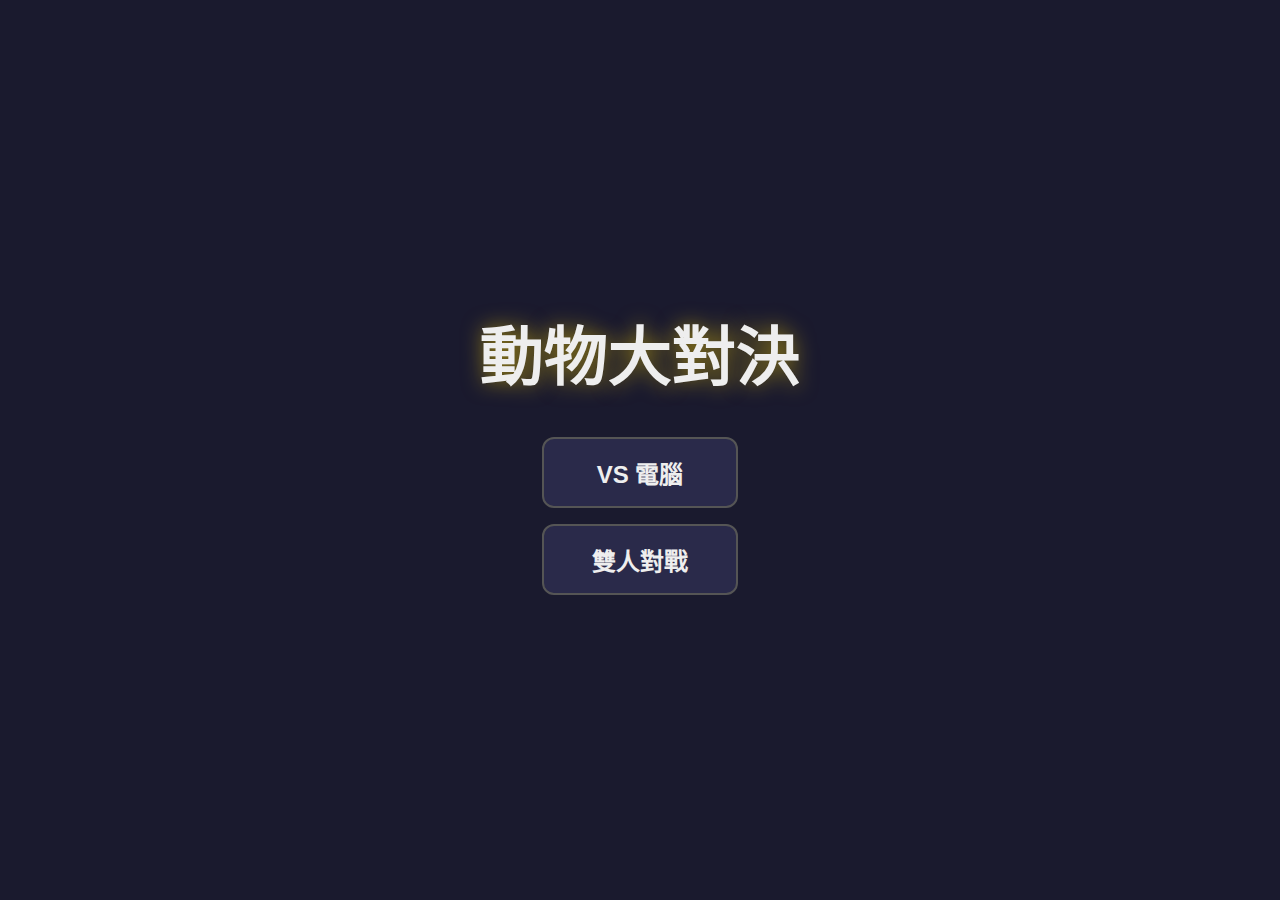
<file: game/digital/index.html>
<!DOCTYPE html>
<html lang="zh-TW">
<head>
    <meta charset="UTF-8">
    <meta name="viewport" content="width=device-width, initial-scale=1.0">
    <title>動物大對決</title>
    <link rel="stylesheet" href="css/style.css">
</head>
<body>
    <!-- Screen 1: 主選單 -->
    <div id="screen-menu" class="screen active">
        <h1 class="game-title">動物大對決</h1>
        <div class="menu-buttons">
            <button id="btn-vs-ai">VS 電腦</button>
            <button id="btn-vs-player">雙人對戰</button>
        </div>
        <div id="ai-difficulty" class="hidden">
            <h2>選擇難度</h2>
            <button data-difficulty="easy">簡單</button>
            <button data-difficulty="normal">普通</button>
            <button data-difficulty="hard">困難</button>
        </div>
    </div>

    <!-- Screen 2: 賽制設定 -->
    <div id="screen-setup" class="screen">
        <h2>賽制設定</h2>
        <div class="setup-section">
            <h3>賽制規模</h3>
            <div class="btn-group" id="size-group">
                <button data-size="4">4 強</button>
                <button data-size="8">8 強</button>
                <button data-size="16" class="selected">16 強</button>
                <button data-size="32">32 強</button>
            </div>
        </div>
        <div class="setup-section">
            <h3>選角方式</h3>
            <div class="btn-group" id="draft-group">
                <button data-draft="random">快速隨機</button>
                <button data-draft="draft" class="selected">選秀</button>
                <button data-draft="manual">自選</button>
            </div>
        </div>
        <button id="btn-start">開始</button>
    </div>

    <!-- Screen 3: 選角 -->
    <div id="screen-draft" class="screen"></div>

    <!-- Screen 4: 對戰 -->
    <div id="screen-battle" class="screen"></div>

    <!-- Screen 5: 冠軍 -->
    <div id="screen-champion" class="screen"></div>

    <script type="module" src="js/app.js"></script>
</body>
</html>
</file>
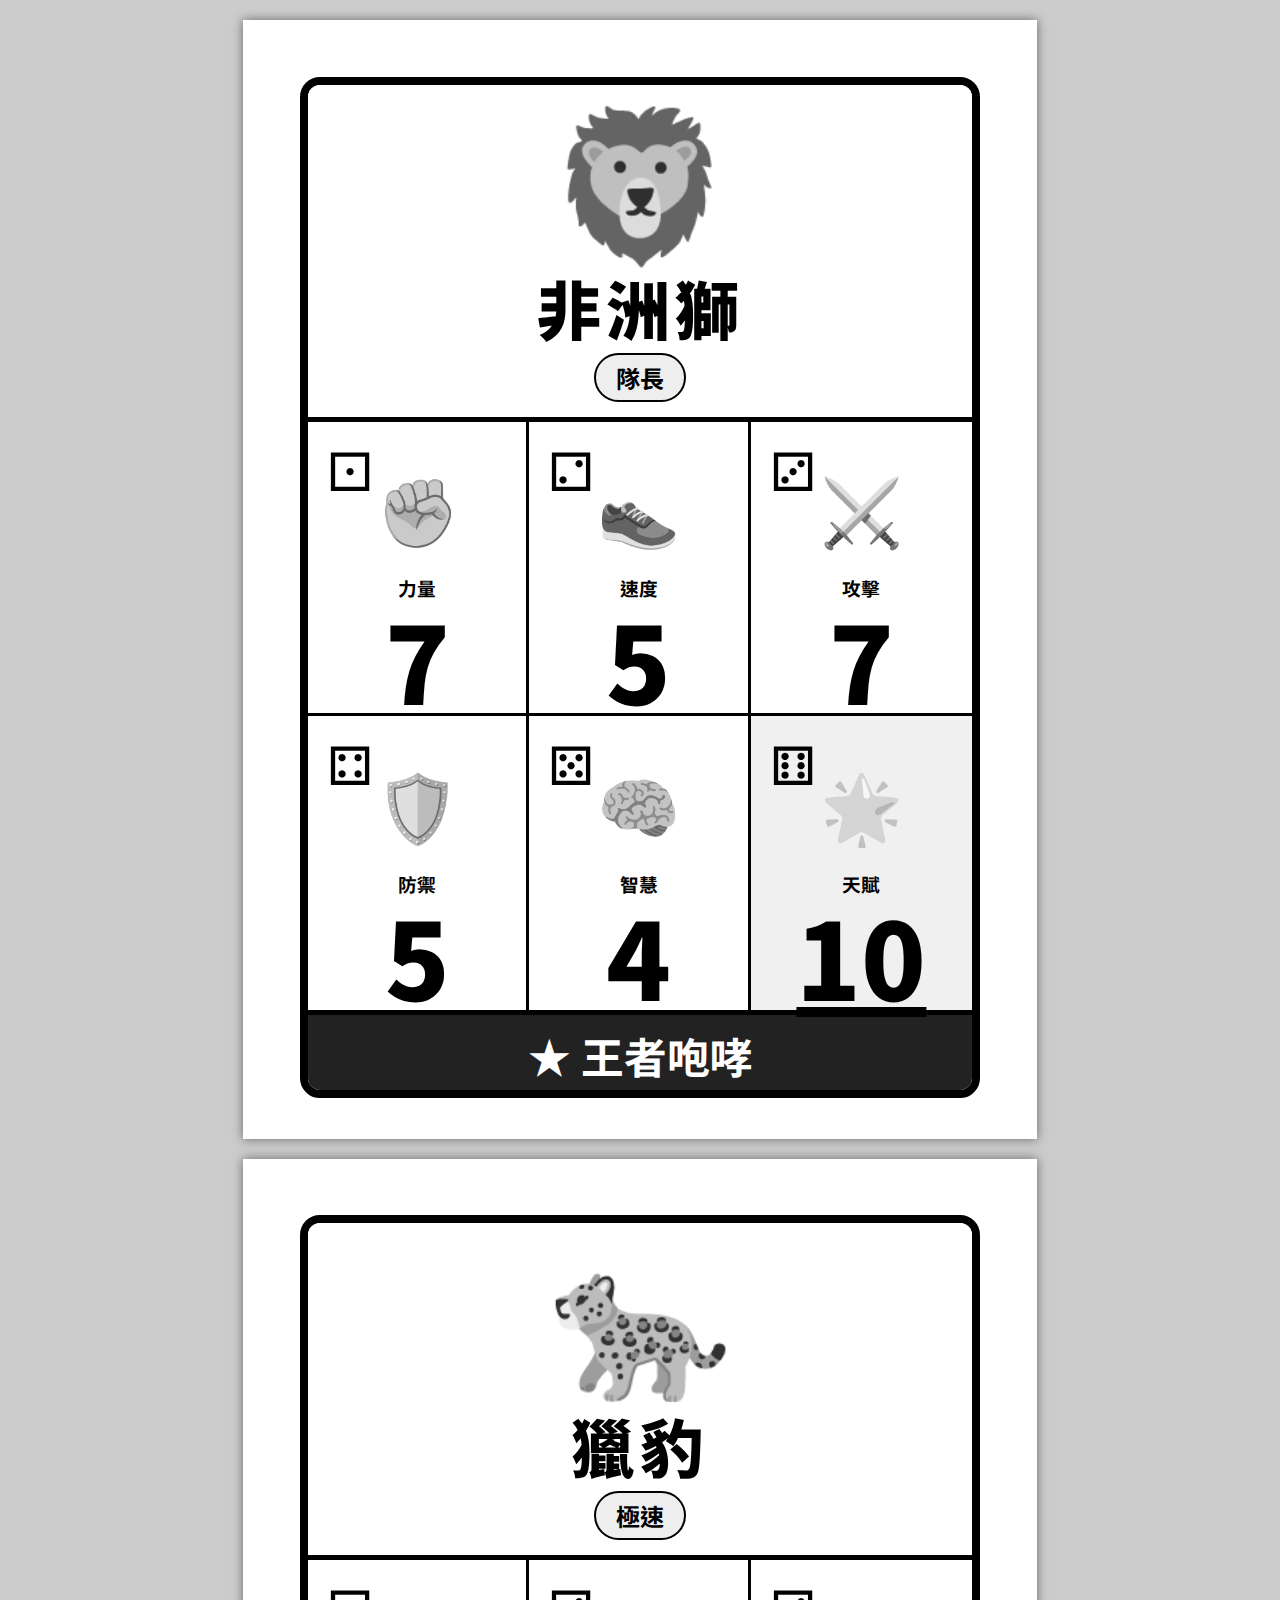
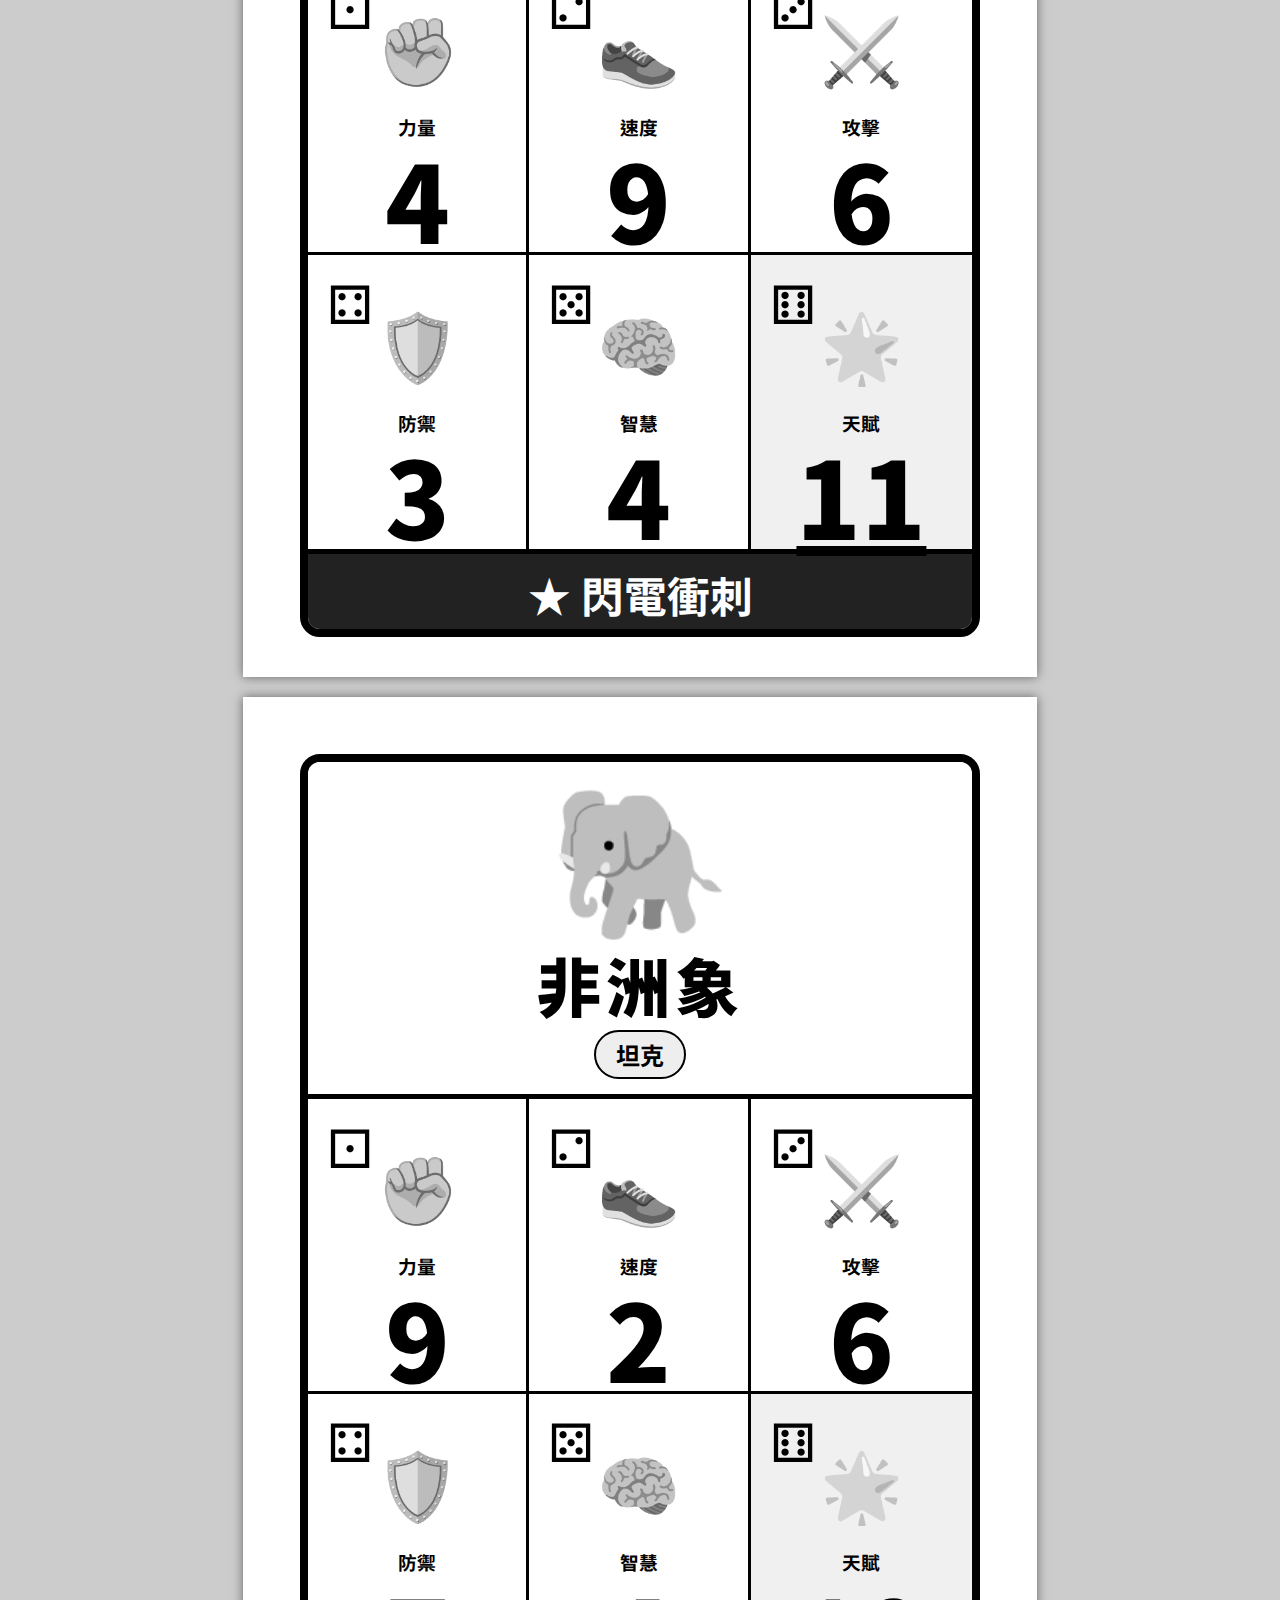
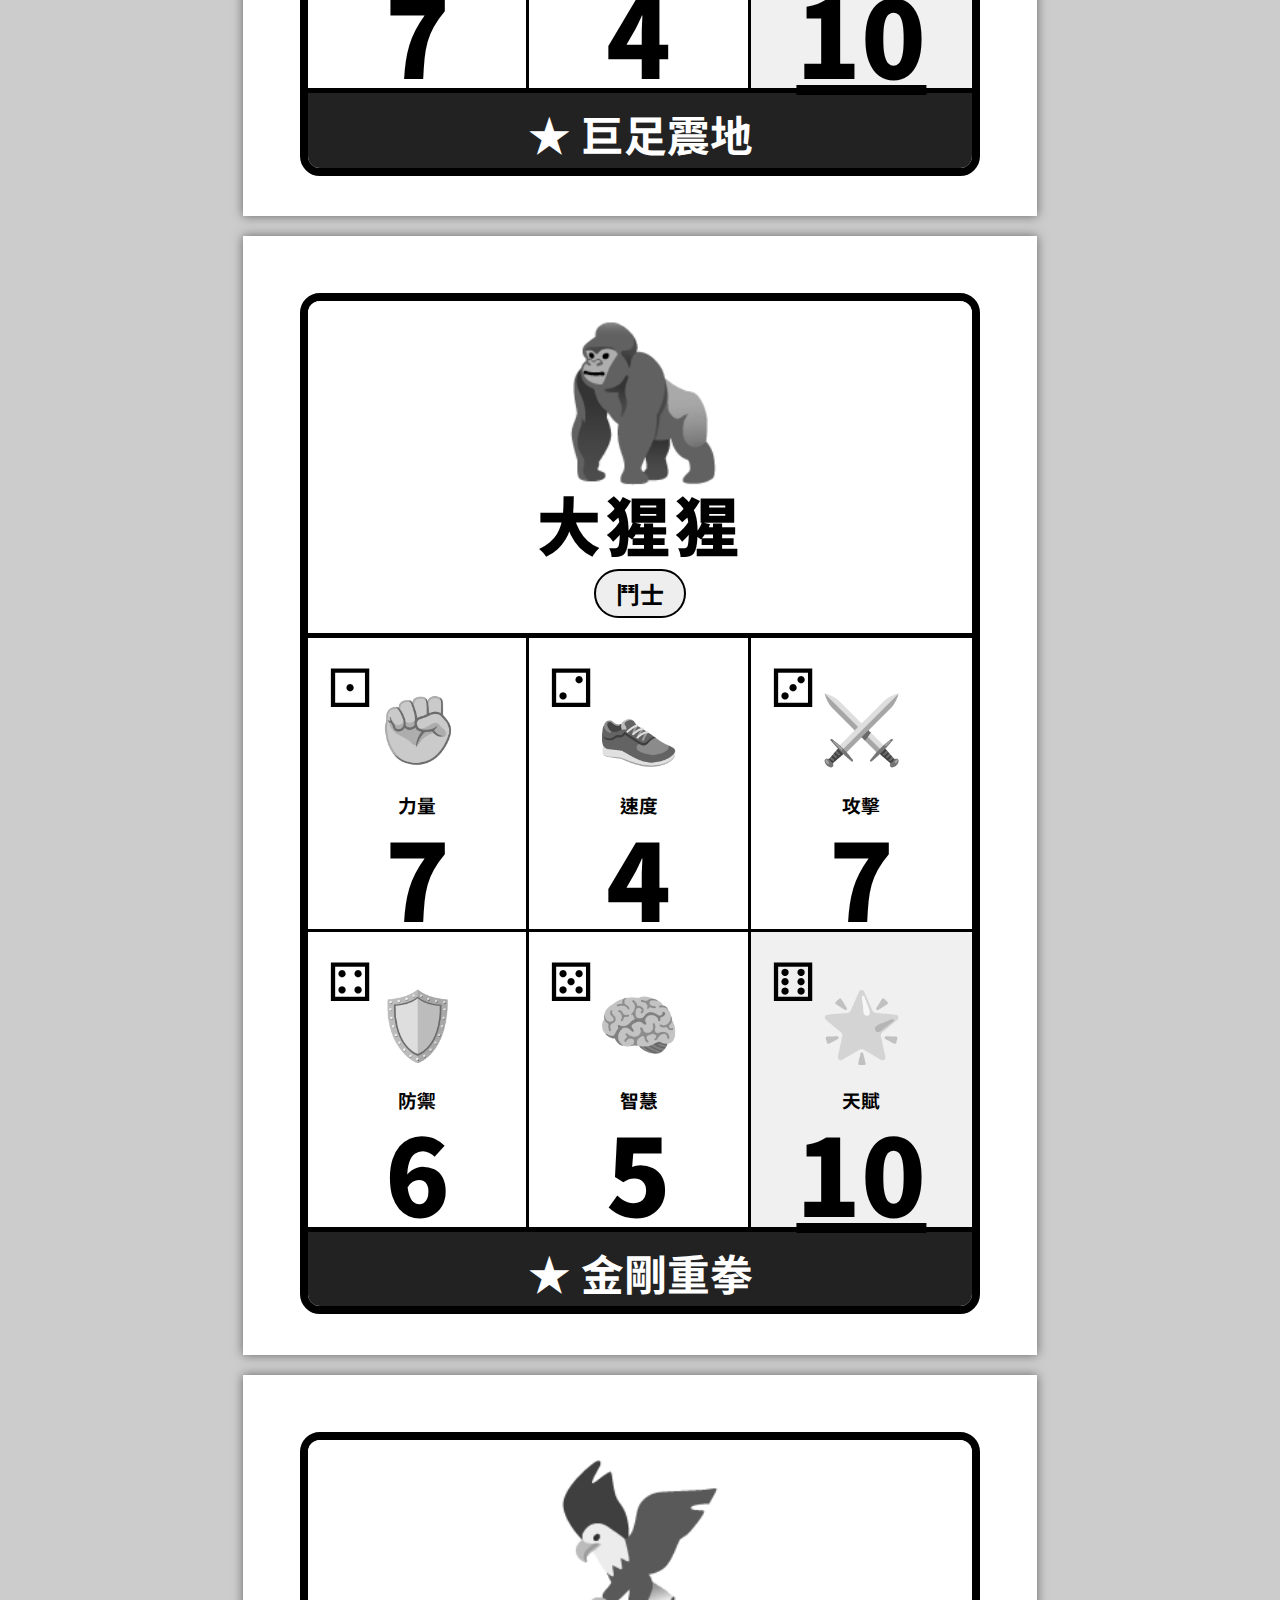
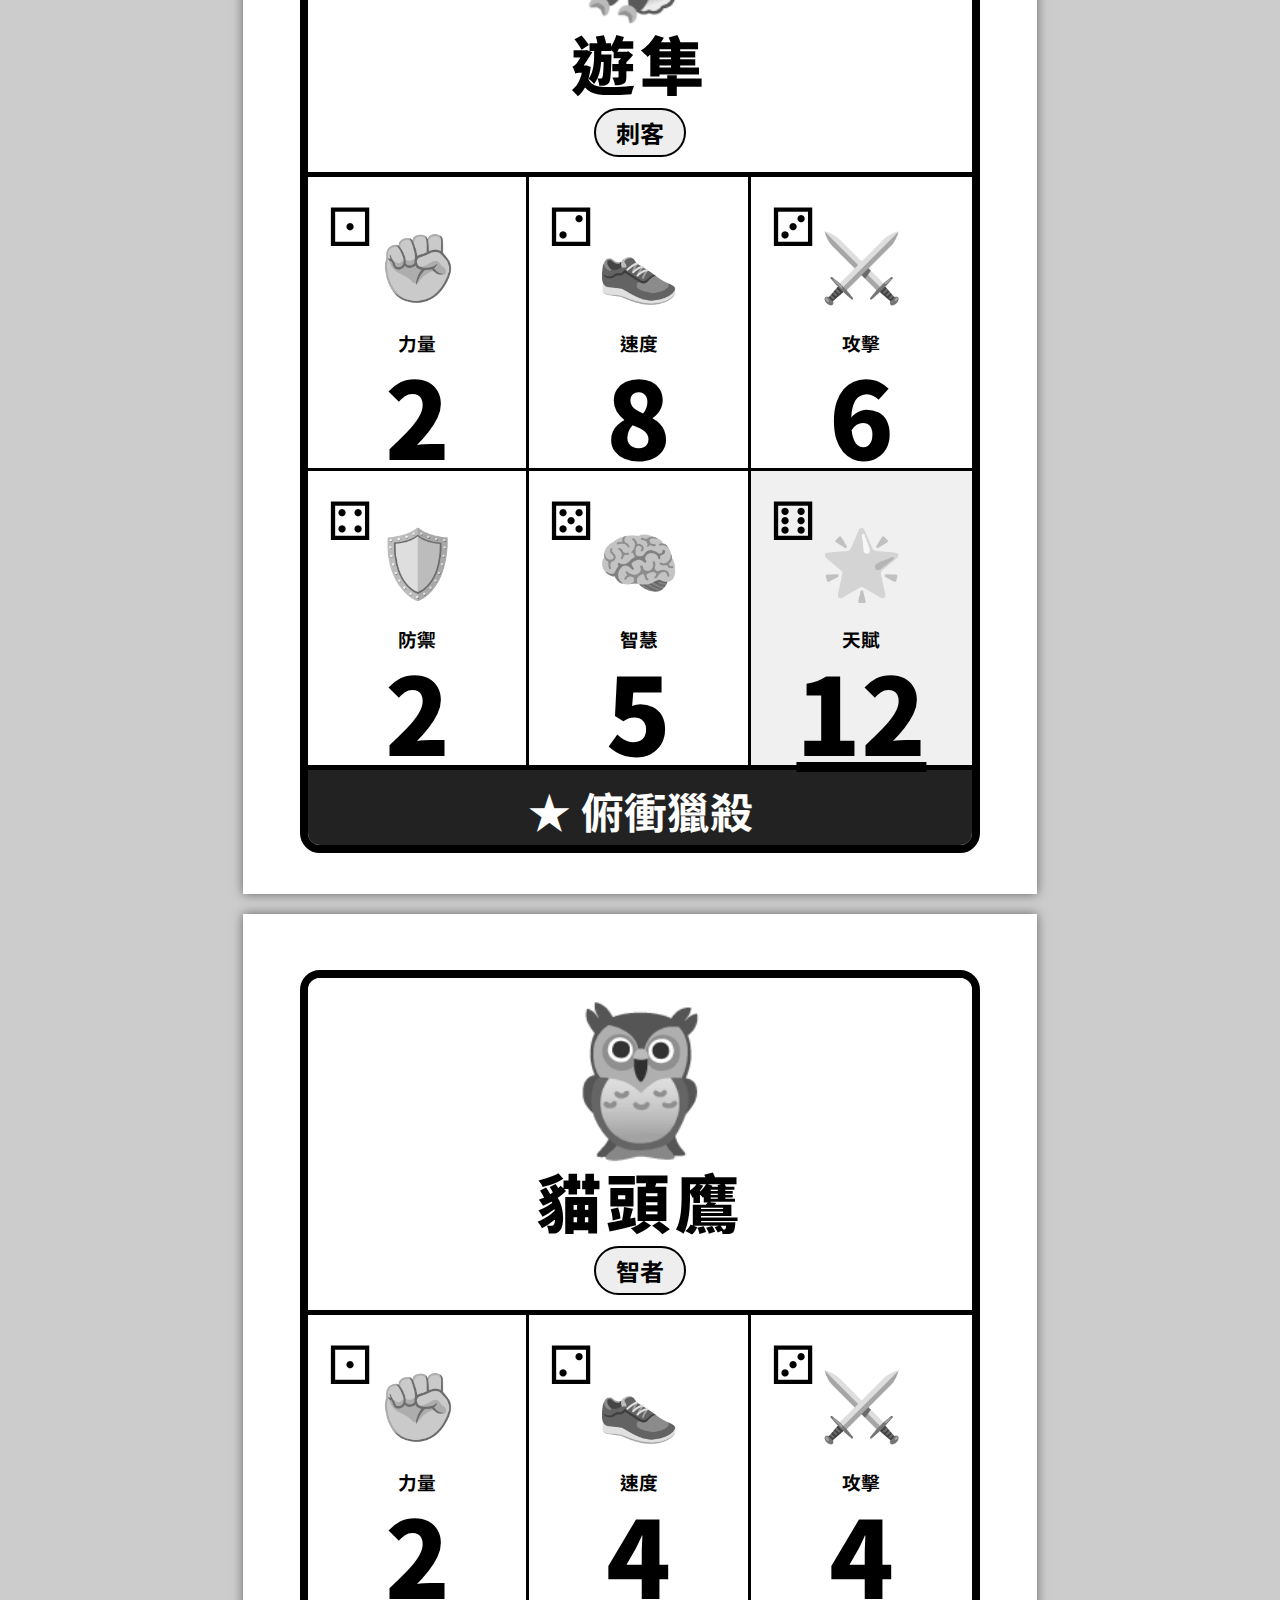
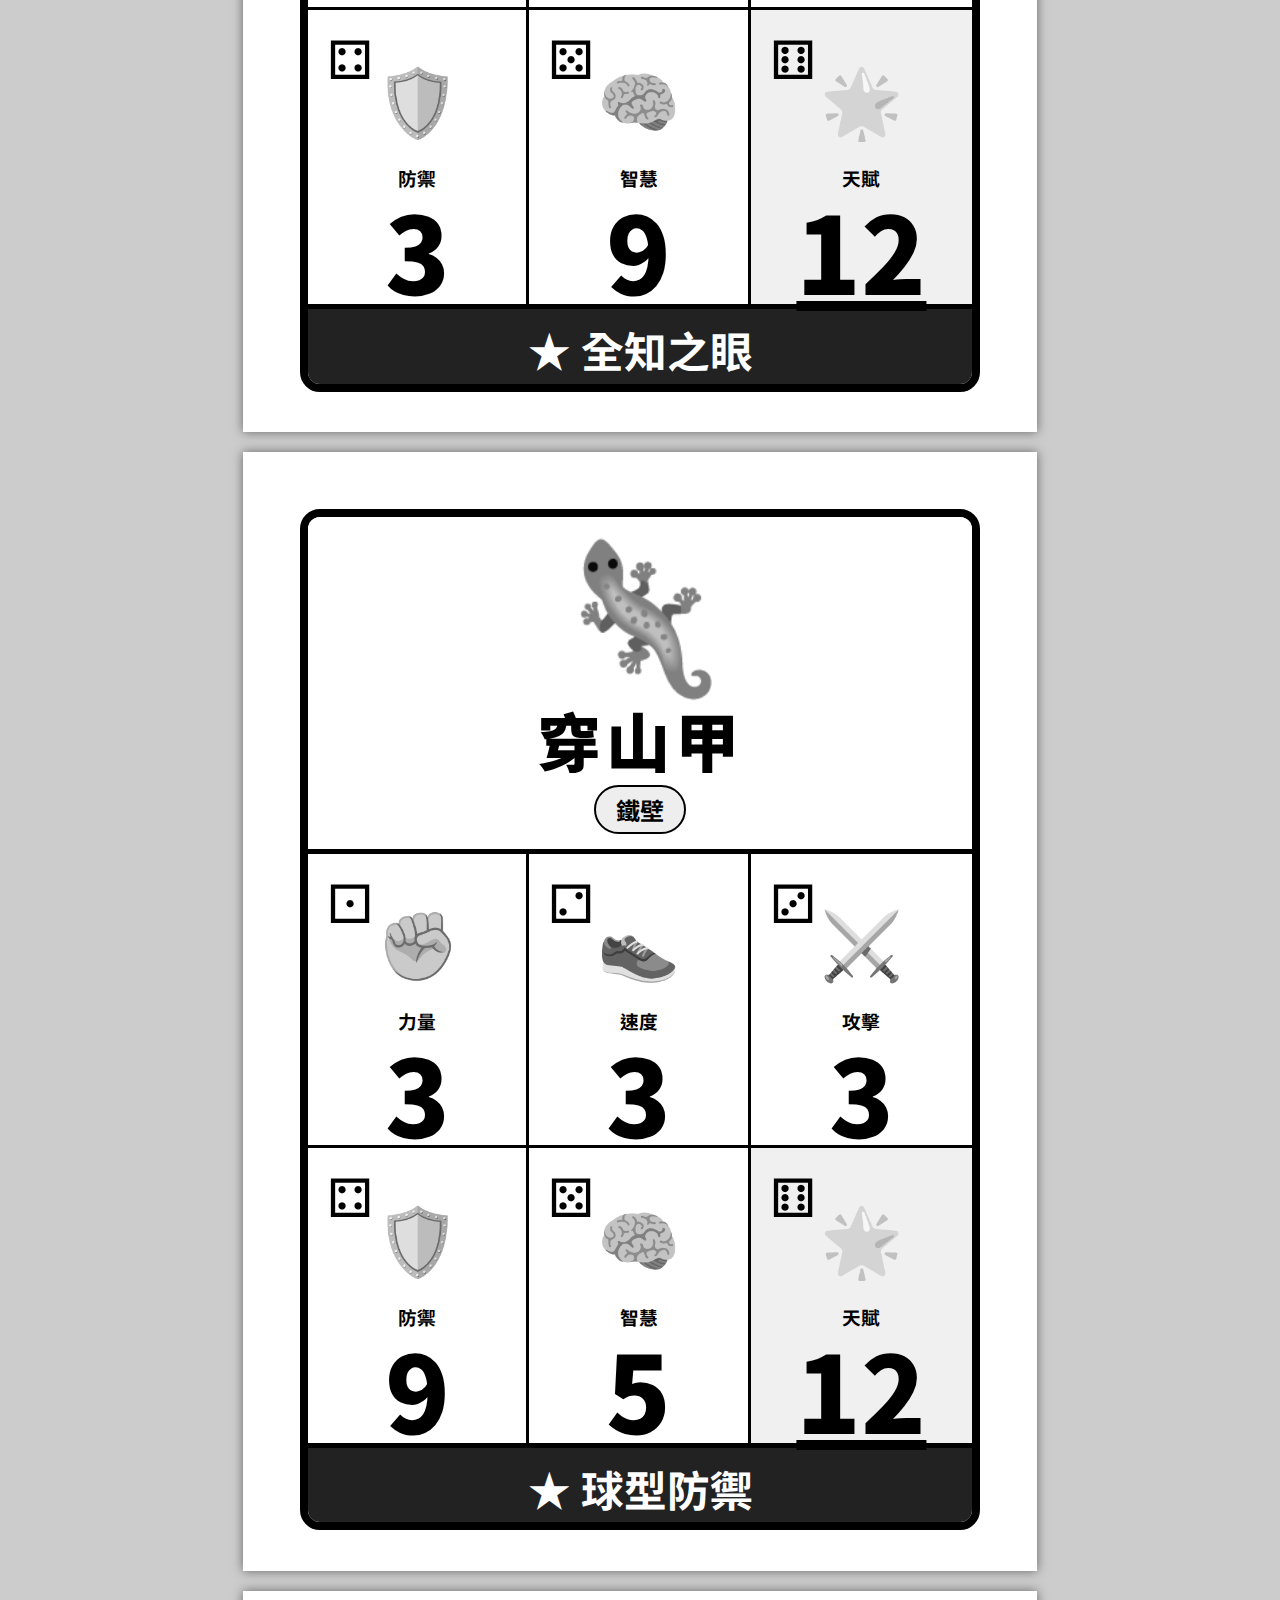
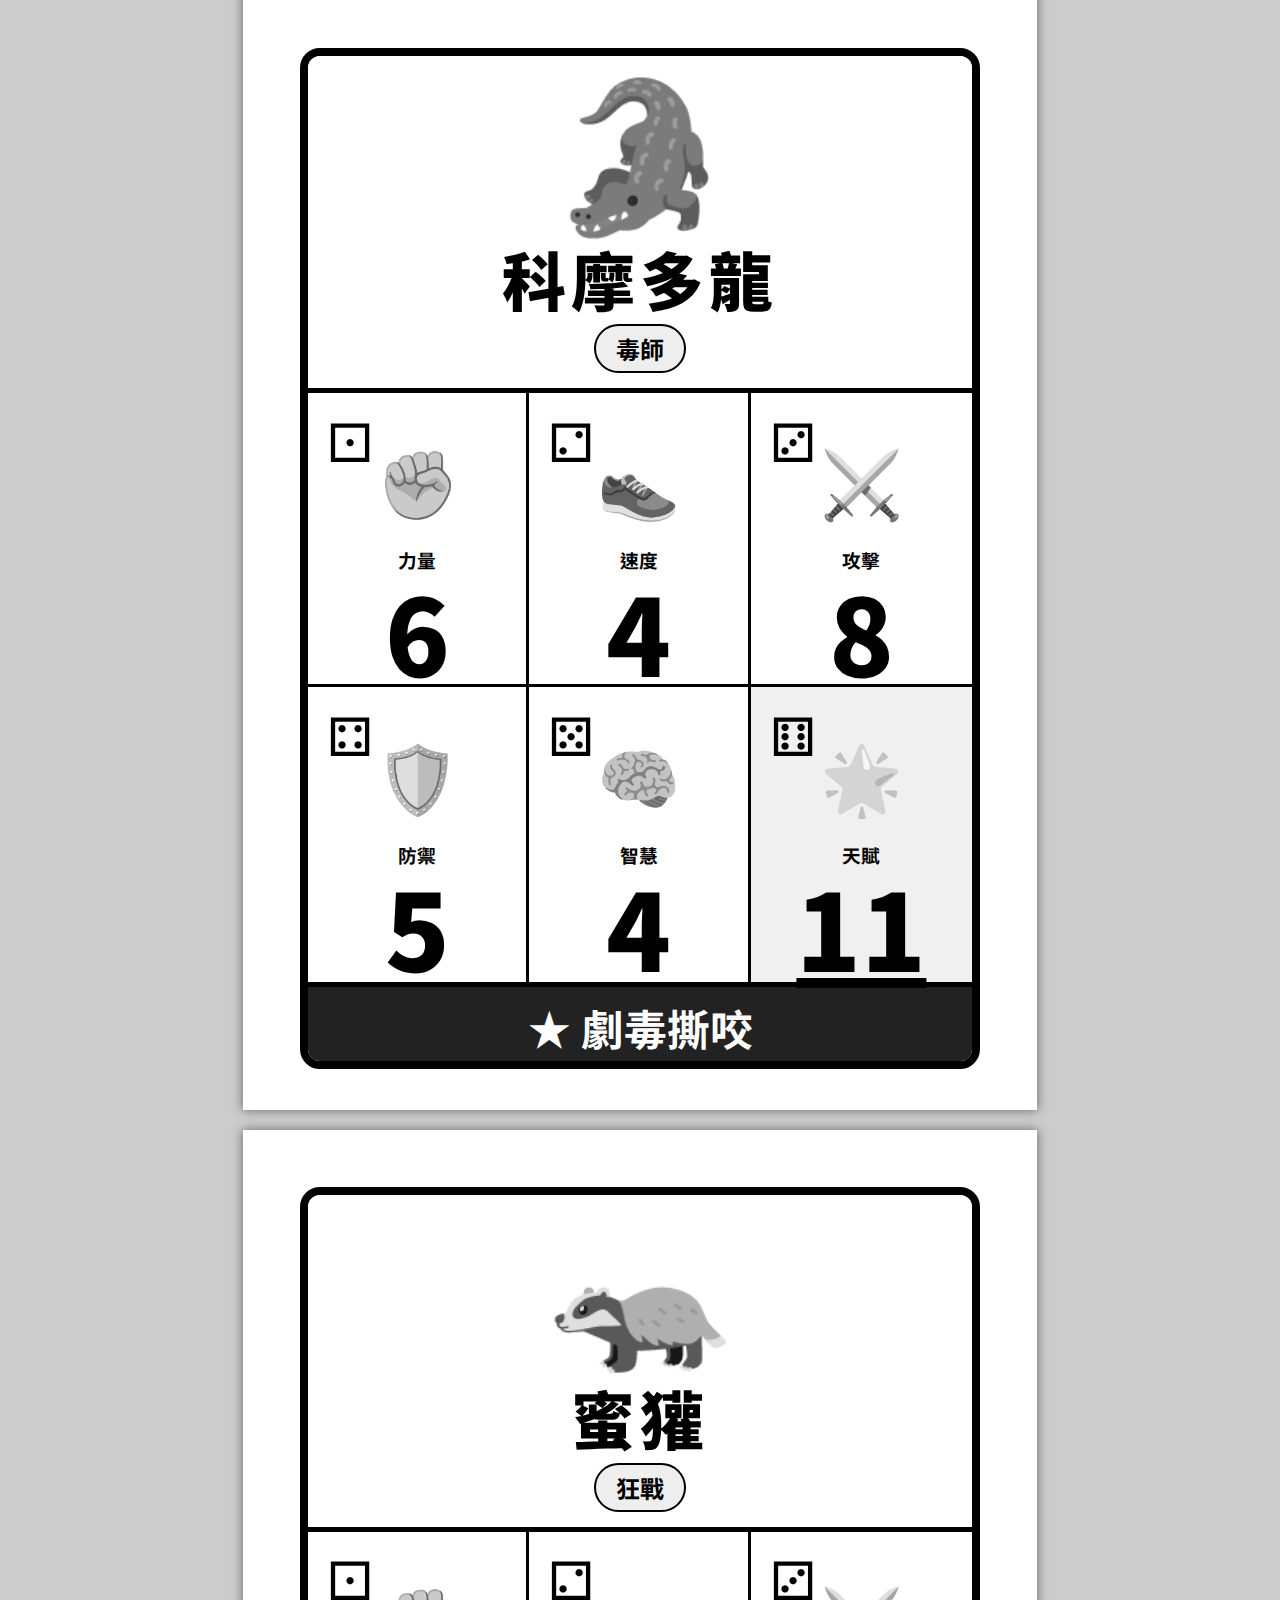
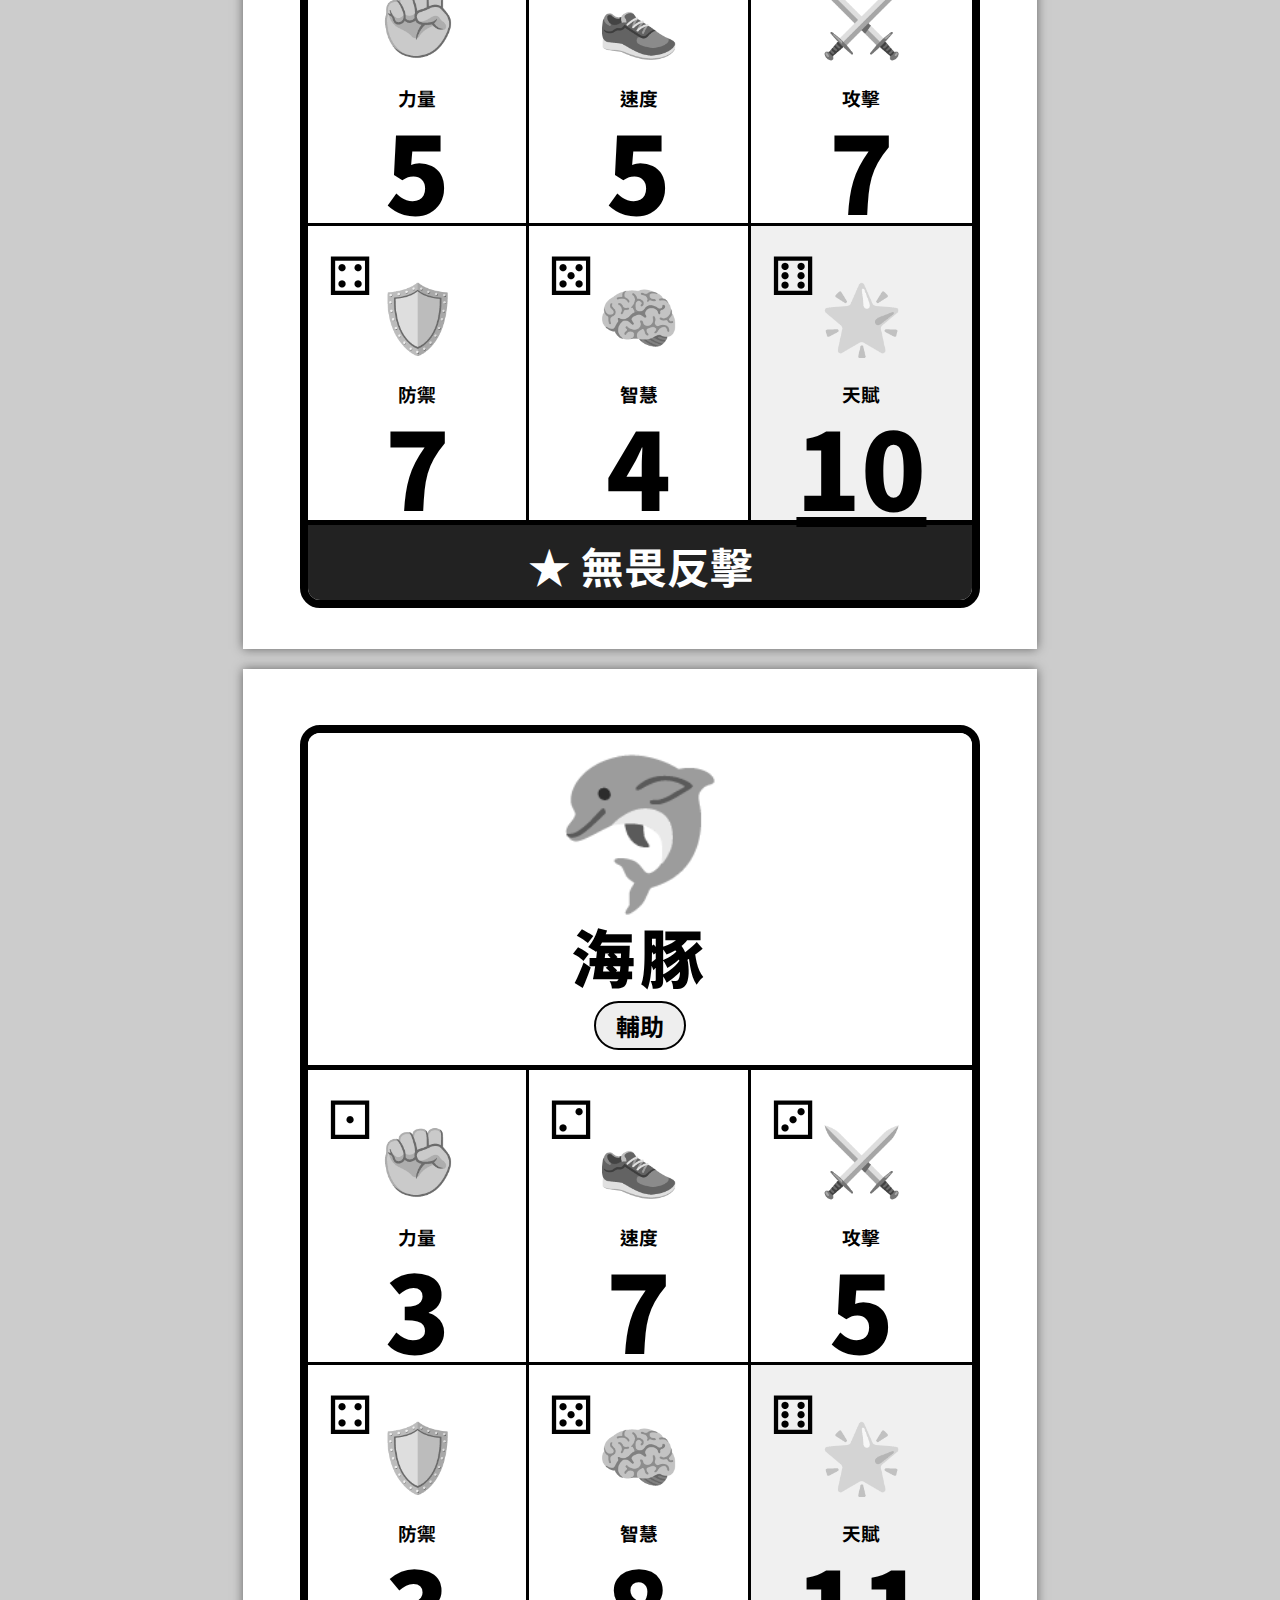
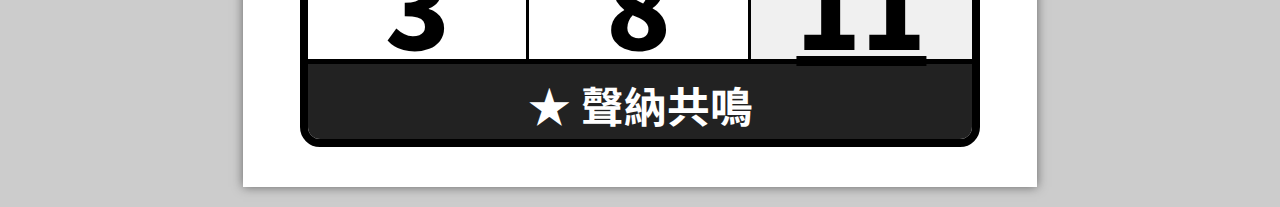
<file: animal-cards-A4-bw.html>
<!DOCTYPE html>
<html lang="zh-TW">
<head>
    <meta charset="UTF-8">
    <title>動物守護者 - A4 黑白列印版</title>
    <style>
        @import url('https://fonts.googleapis.com/css2?family=Noto+Sans+TC:wght@400;700;900&display=swap');

        /* A4 紙張設定 */
        @page {
            size: A4 portrait; /* 直式 A4 */
            margin: 0;
        }

        body {
            margin: 0;
            padding: 0;
            background-color: #cccccc; /* 螢幕上顯示灰色背景，方便辨識紙張邊界 */
            font-family: 'Noto Sans TC', "Microsoft JhengHei", sans-serif;
            -webkit-print-color-adjust: exact; /* 強制列印背景色/圖形 */
            print-color-adjust: exact;
        }

        /* 每一頁就是一張 A4 */
        .page {
            width: 210mm;
            height: 296mm; /* 稍微預留一點邊距避免被切到 */
            background-color: white;
            margin: 20px auto;
            padding: 15mm; /* 列印安全邊距 */
            box-sizing: border-box;
            page-break-after: always; /* 每一頁後強制換頁 */
            position: relative;
        }

        /* 螢幕預覽時的陰影效果，列印時會消失 */
        @media screen {
            .page {
                box-shadow: 0 0 10px rgba(0,0,0,0.5);
            }
        }

        /* 卡片外框 */
        .card-border {
            border: 8px solid #000;
            height: 100%;
            display: flex;
            flex-direction: column;
            border-radius: 20px;
            overflow: hidden;
        }

        /* --- 頂部：名稱與圖片 --- */
        .header {
            height: 35%;
            border-bottom: 5px solid #000;
            display: flex;
            flex-direction: column;
            align-items: center;
            justify-content: center;
            position: relative;
            background: #fff;
        }

        .animal-name {
            font-size: 48pt;
            font-weight: 900;
            margin: 0;
            letter-spacing: 5px;
            text-transform: uppercase;
        }

        .animal-role {
            font-size: 18pt;
            border: 2px solid #000;
            padding: 5px 20px;
            border-radius: 50px;
            margin-bottom: 15px;
            font-weight: bold;
            background-color: #eee; /* 淡灰底色 */
        }

        .main-image {
            font-size: 110pt;
            line-height: 1.2;
            filter: grayscale(100%); /* 強制黑白 */
        }

        /* --- 中間：屬性九宮格 (2x3) --- */
        .stats-grid {
            flex-grow: 1;
            display: grid;
            grid-template-columns: 1fr 1fr 1fr;
            grid-template-rows: 1fr 1fr;
        }

        .stat-cell {
            border-right: 3px solid #000;
            border-bottom: 3px solid #000;
            position: relative;
            display: flex;
            flex-direction: column;
            align-items: center;
            justify-content: center;
        }

        /* 移除最右邊和最底部的邊框，避免重複 */
        .stat-cell:nth-child(3n) { border-right: none; }
        .stat-cell:nth-child(n+4) { border-bottom: none; }

        /* 骰子點數 (左上角) */
        .dice-mark {
            position: absolute;
            top: 5mm;
            left: 5mm;
            font-size: 40pt;
            line-height: 1;
        }

        /* 屬性圖示 (中間偏上) */
        .icon-mark {
            font-size: 50pt;
            margin-top: 10mm;
            margin-bottom: 5mm;
            filter: grayscale(100%);
        }

        /* 屬性名稱 (小字輔助) */
        .stat-label {
            font-size: 14pt;
            font-weight: bold;
            margin-bottom: 5px;
        }

        /* 核心數值 (超大) */
        .stat-value {
            font-size: 80pt;
            font-weight: 900;
            line-height: 1;
        }

        /* 天賦格特別樣式 (最後一格) */
        .stat-cell.special {
            background-color: #f0f0f0; /* 灰色底 */
        }
        
        .stat-cell.special .stat-value {
             text-decoration: underline;
        }

        /* --- 底部：技能描述 --- */
        .footer {
            height: 12%;
            border-top: 5px solid #000;
            display: flex;
            flex-direction: column;
            align-items: center;
            justify-content: center;
            padding: 10px;
            background-color: #222; /* 黑底 */
            color: #fff; /* 白字 */
        }

        .skill-name {
            font-size: 32pt;
            font-weight: bold;
            margin-bottom: 5px;
        }

        .skill-desc {
            font-size: 16pt;
            font-weight: normal;
        }

    </style>
</head>
<body>

<!-- 範本產生器腳本 -->
<script>
    const animals = [
        { name: "非洲獅", role: "隊長", emoji: "🦁", stats: [7, 5, 7, 5, 4], skill: "王者咆哮", skillVal: 10, desc: "大吼一聲，嚇跑敵人！" },
        { name: "獵豹", role: "極速", emoji: "🐆", stats: [4, 9, 6, 3, 4], skill: "閃電衝刺", skillVal: 11, desc: "跑得像風一樣快！" },
        { name: "非洲象", role: "坦克", emoji: "🐘", stats: [9, 2, 6, 7, 4], skill: "巨足震地", skillVal: 10, desc: "用腳用力踩，地都會震動！" },
        { name: "大猩猩", role: "鬥士", emoji: "🦍", stats: [7, 4, 7, 6, 5], skill: "金剛重拳", skillVal: 10, desc: "雙手搥胸，力氣超大！" },
        { name: "遊隼", role: "刺客", emoji: "🦅", stats: [2, 8, 6, 2, 5], skill: "俯衝獵殺", skillVal: 12, desc: "從天空像飛彈一樣衝下來！" },
        { name: "貓頭鷹", role: "智者", emoji: "🦉", stats: [2, 4, 4, 3, 9], skill: "全知之眼", skillVal: 12, desc: "黑暗中什麼都看得到！" },
        { name: "穿山甲", role: "鐵壁", emoji: "🦎", stats: [3, 3, 3, 9, 5], skill: "球型防禦", skillVal: 12, desc: "縮成一顆硬硬的球！" },
        { name: "科摩多龍", role: "毒師", emoji: "🐊", stats: [6, 4, 8, 5, 4], skill: "劇毒撕咬", skillVal: 11, desc: "口水有毒，咬到很痛！" },
        { name: "蜜獾", role: "狂戰", emoji: "🦡", stats: [5, 5, 7, 7, 4], skill: "無畏反擊", skillVal: 10, desc: "什麼都不怕，越受傷越兇！" },
        { name: "海豚", role: "輔助", emoji: "🐬", stats: [3, 7, 5, 3, 8], skill: "聲納共鳴", skillVal: 11, desc: "用聲音跟同伴說話！" }
    ];

    const icons = [
        { dice: "⚀", type: "✊", label: "力量" },
        { dice: "⚁", type: "👟", label: "速度" },
        { dice: "⚂", type: "⚔️", label: "攻擊" },
        { dice: "⚃", type: "🛡️", label: "防禦" },
        { dice: "⚄", type: "🧠", label: "智慧" },
        { dice: "⚅", type: "🌟", label: "天賦" } // Special case
    ];

    animals.forEach(animal => {
        document.write(`
        <div class="page">
            <div class="card-border">
                <div class="header">
                    <div class="main-image">${animal.emoji}</div>
                    <div class="animal-name">${animal.name}</div>
                    <div class="animal-role">${animal.role}</div>
                </div>
                <div class="stats-grid">
                    <!-- Slot 1-5 -->
                    ${animal.stats.map((val, idx) => `
                        <div class="stat-cell">
                            <div class="dice-mark">${icons[idx].dice}</div>
                            <div class="icon-mark">${icons[idx].type}</div>
                            <div class="stat-label">${icons[idx].label}</div>
                            <div class="stat-value">${val}</div>
                        </div>
                    `).join('')}
                    
                    <!-- Slot 6 (Talent) -->
                    <div class="stat-cell special">
                        <div class="dice-mark">${icons[5].dice}</div>
                        <div class="icon-mark">${icons[5].type}</div>
                        <div class="stat-label">${icons[5].label}</div>
                        <div class="stat-value">${animal.skillVal}</div>
                    </div>
                </div>
                <div class="footer">
                    <div class="skill-name">★ ${animal.skill}</div>
                    <div class="skill-desc">${animal.desc}</div>
                </div>
            </div>
        </div>
        `);
    });
</script>

</body>
</html>
</file>
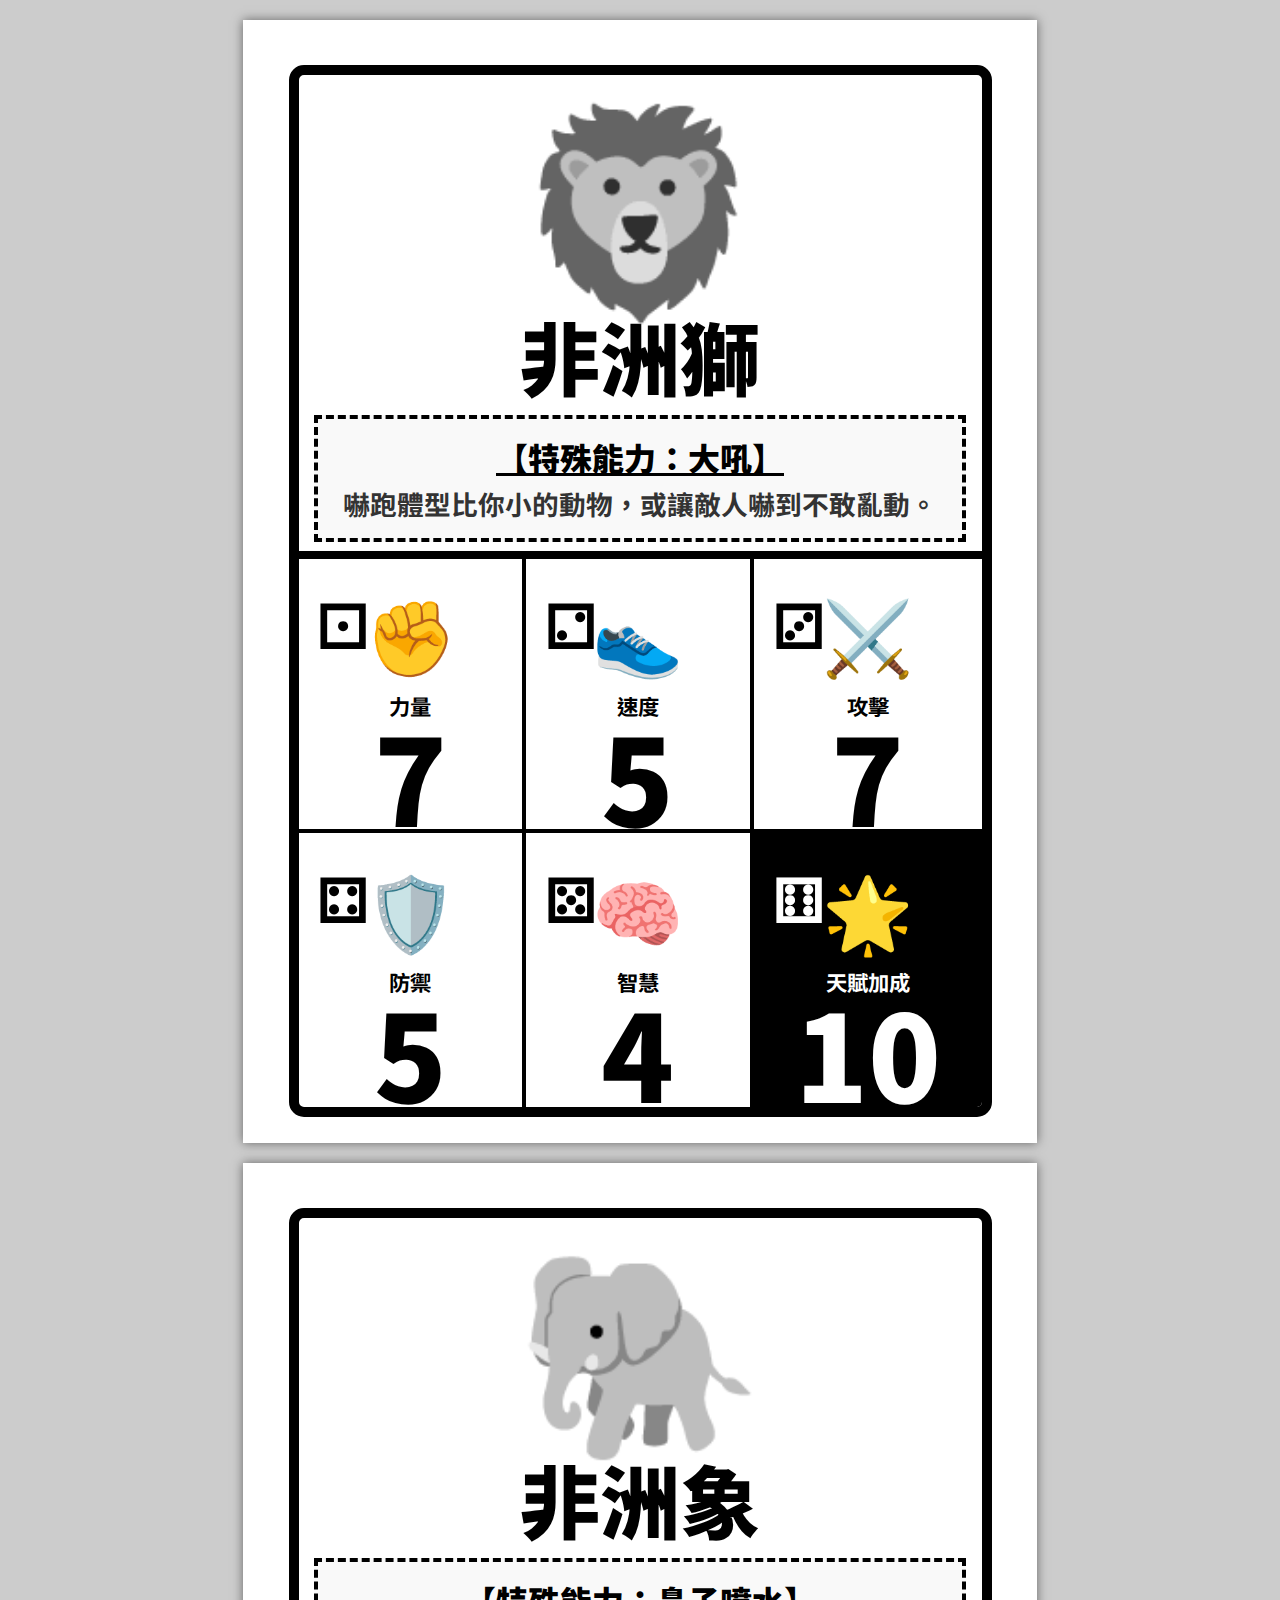
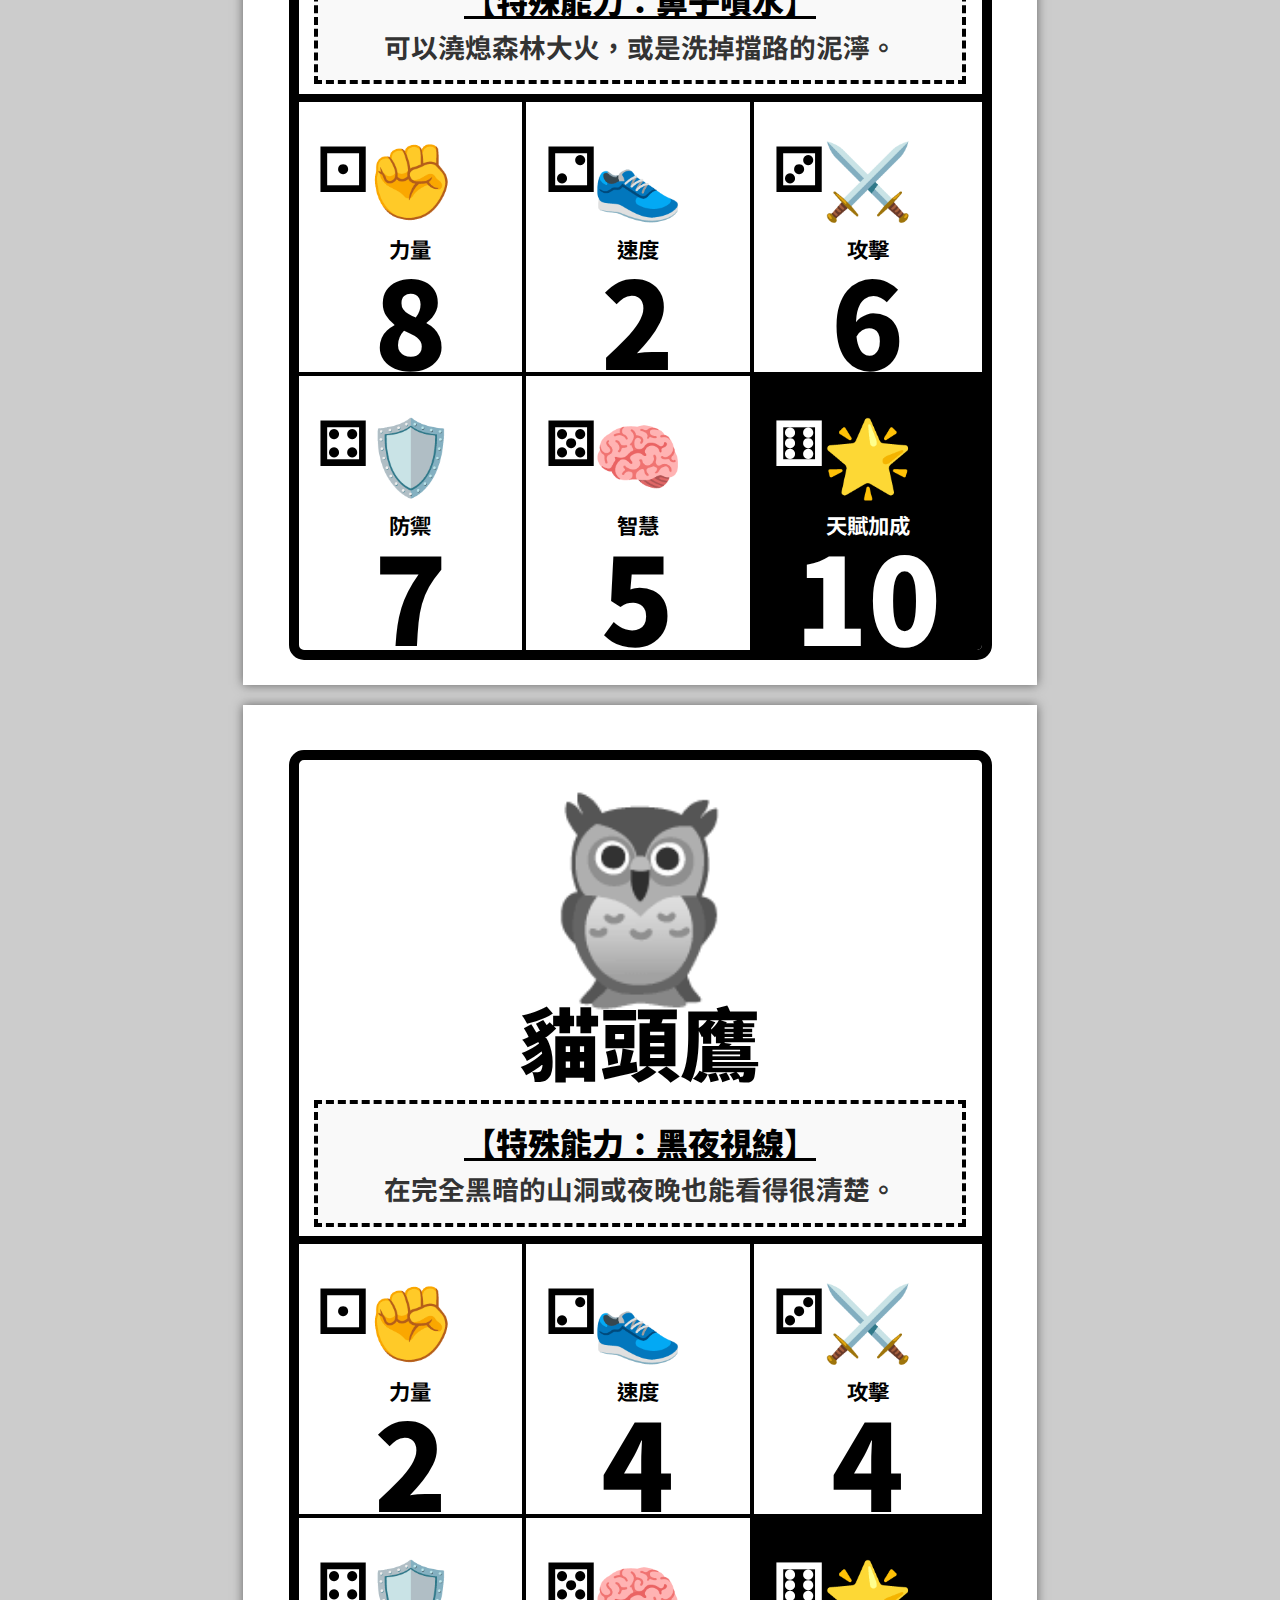
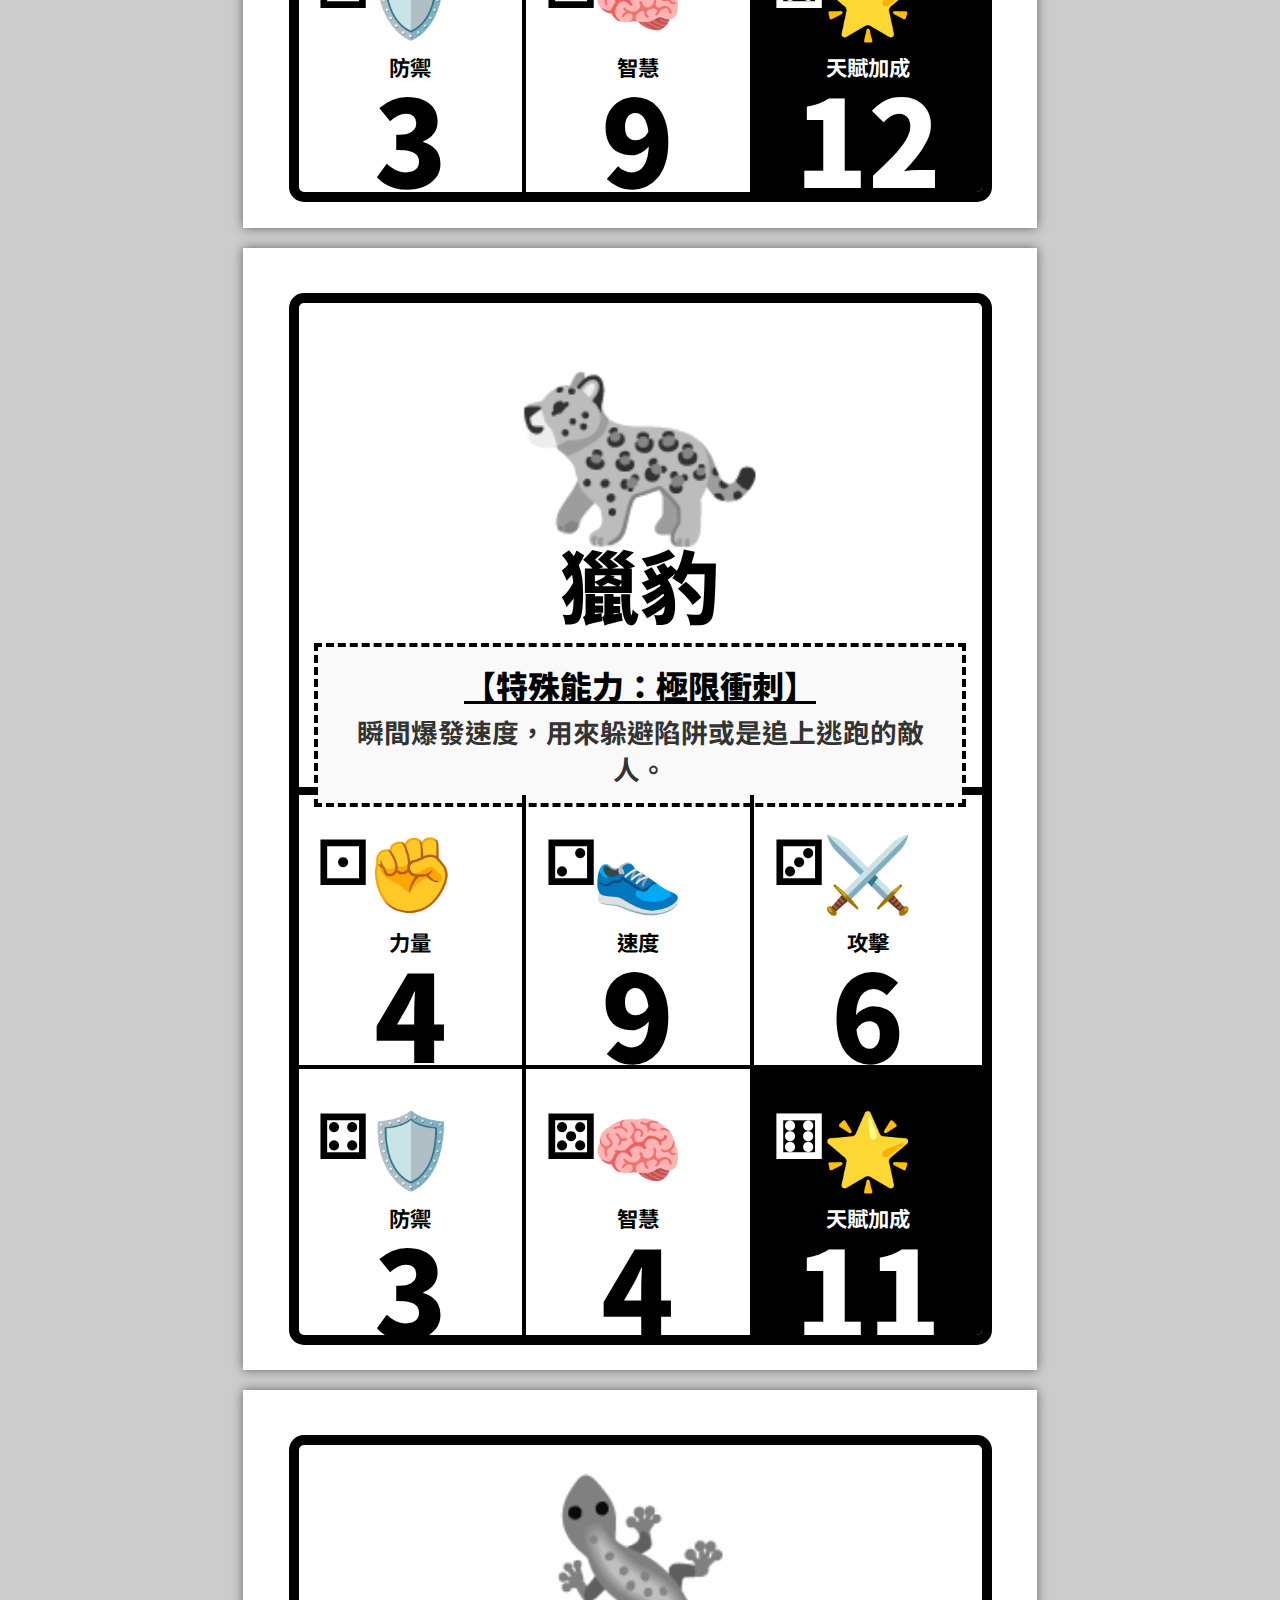
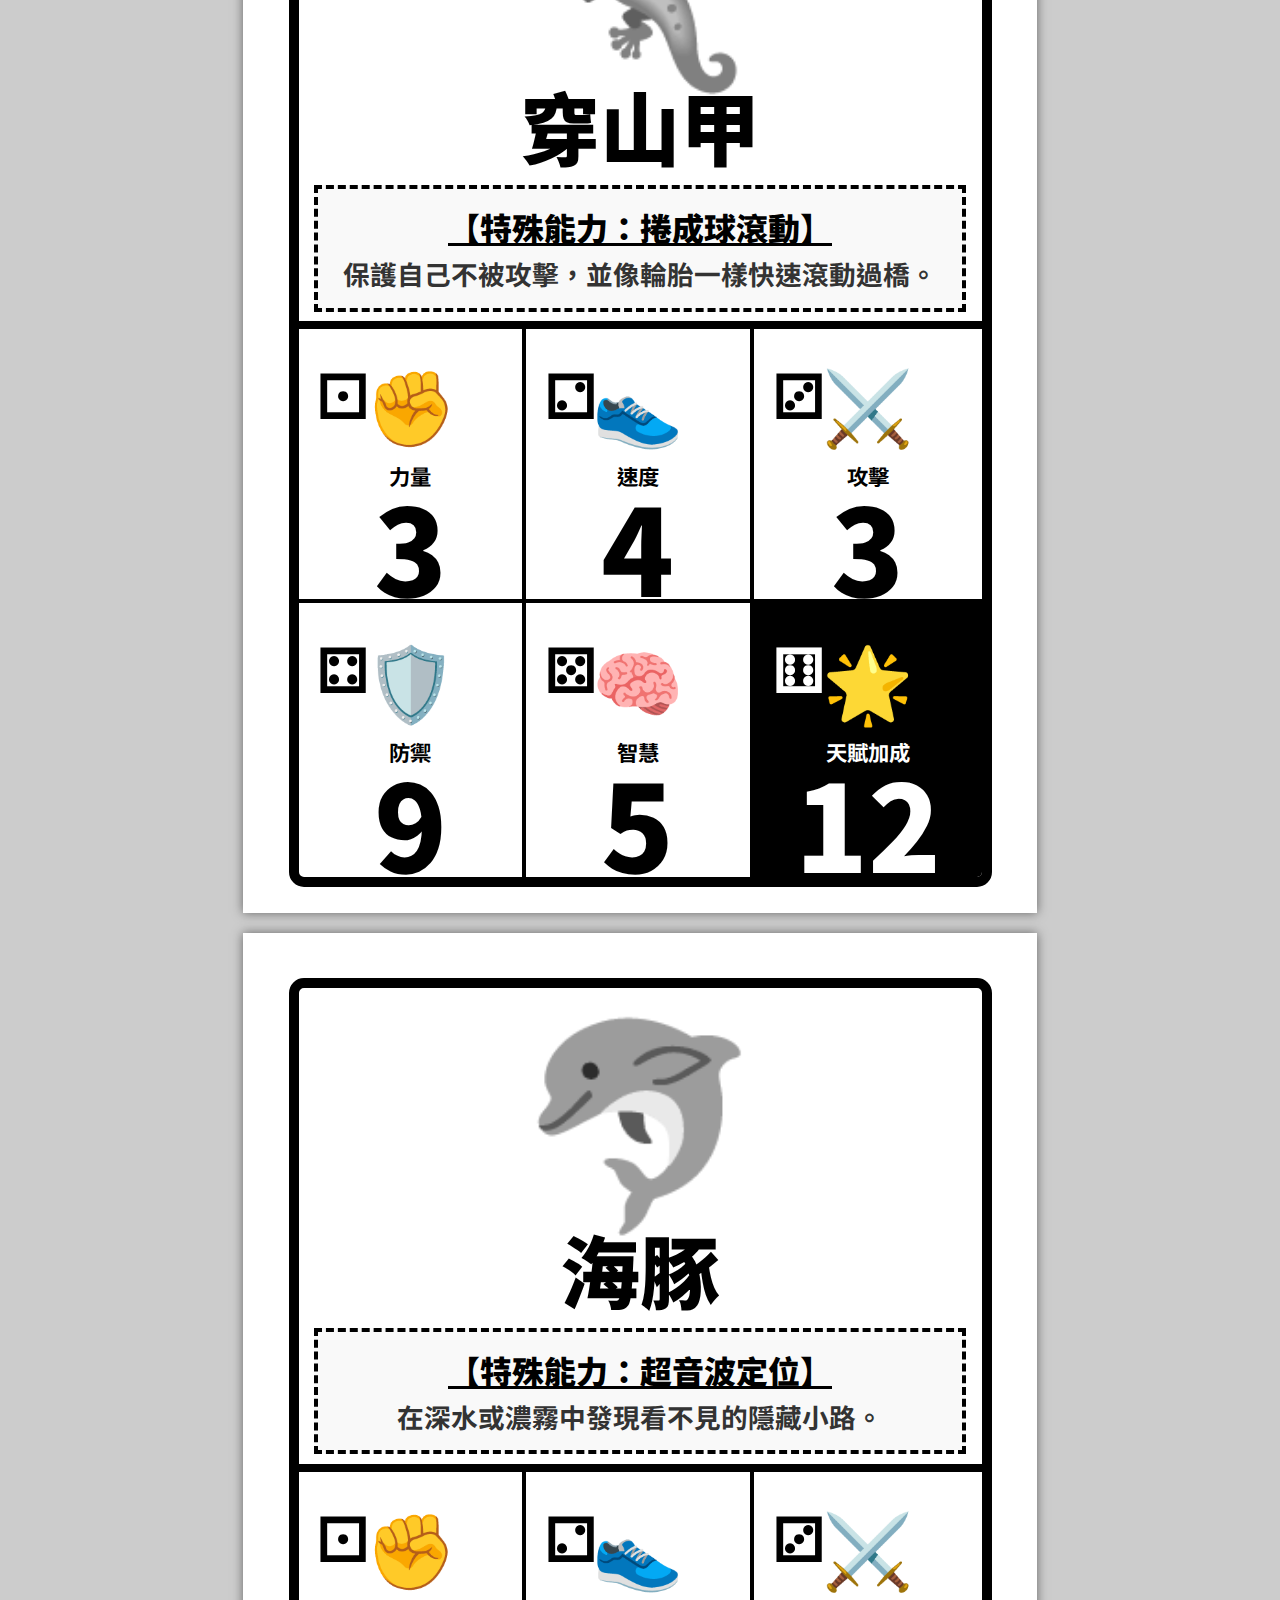
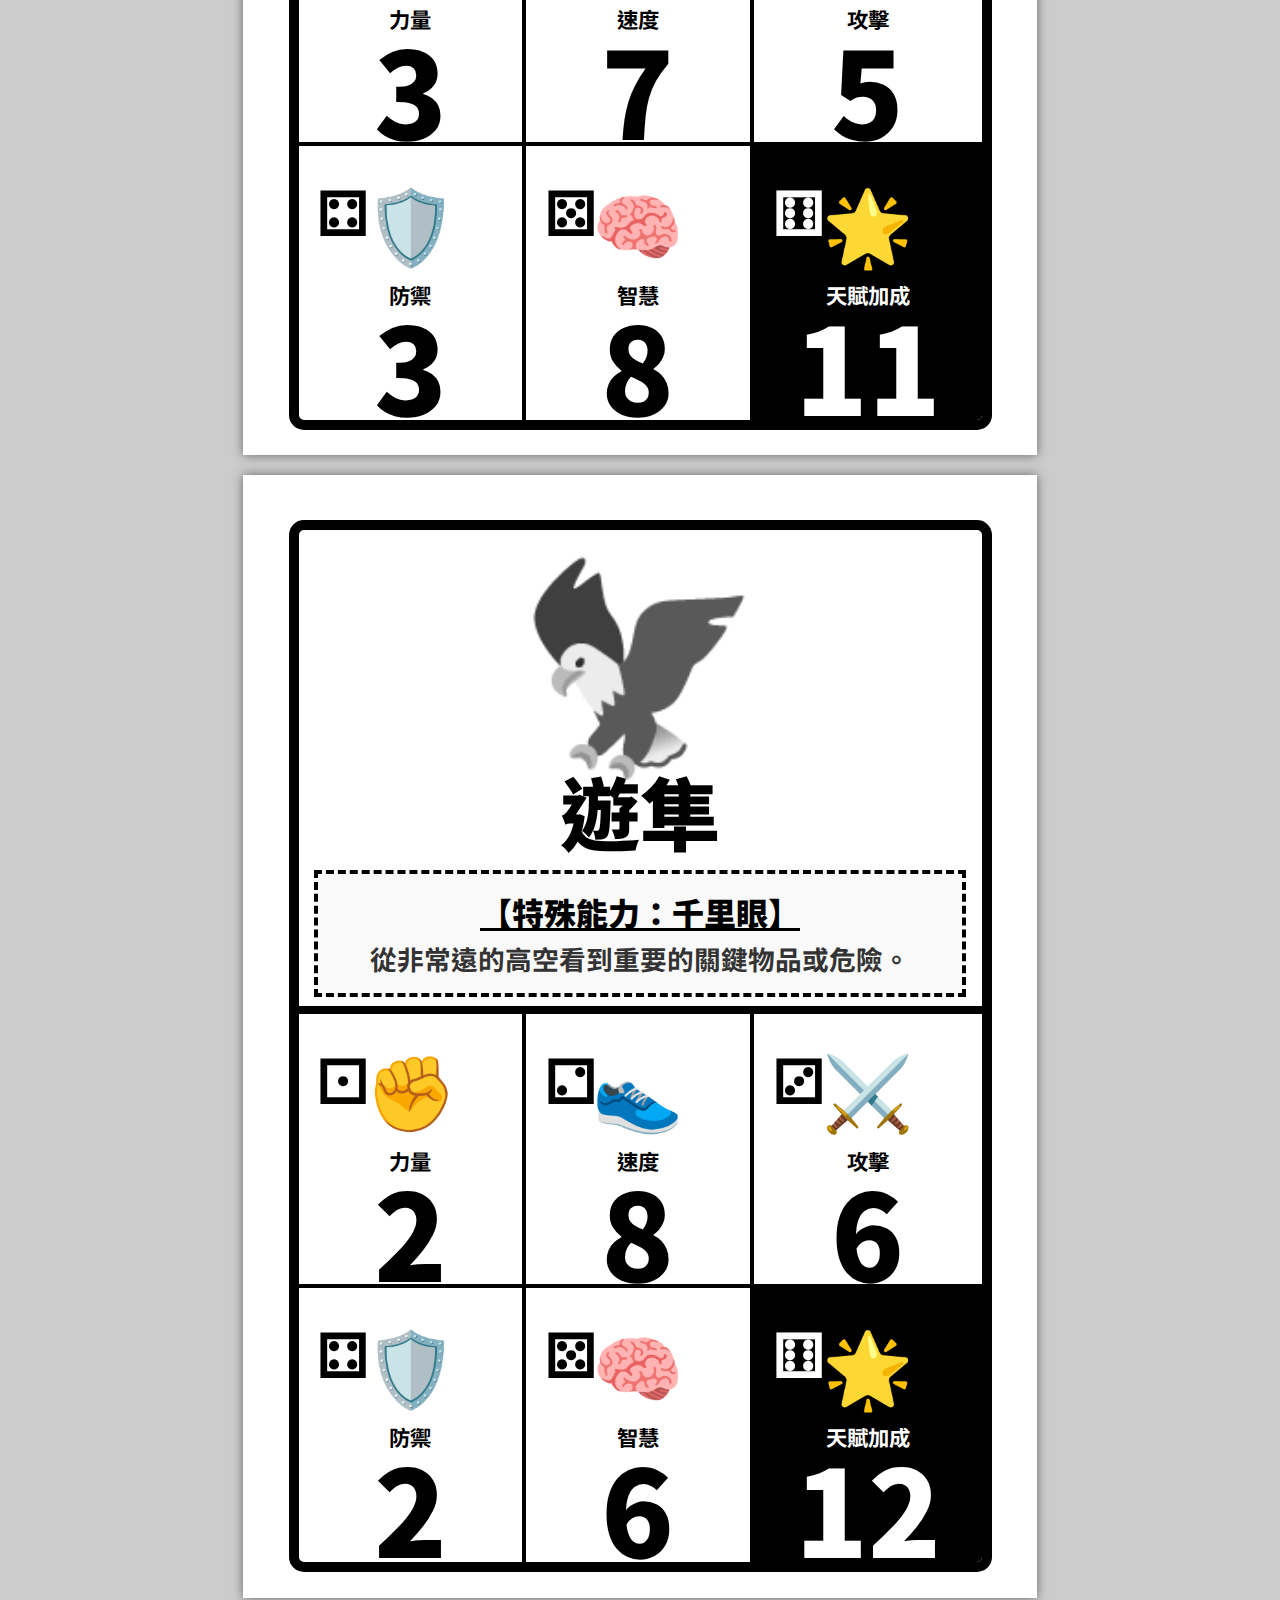
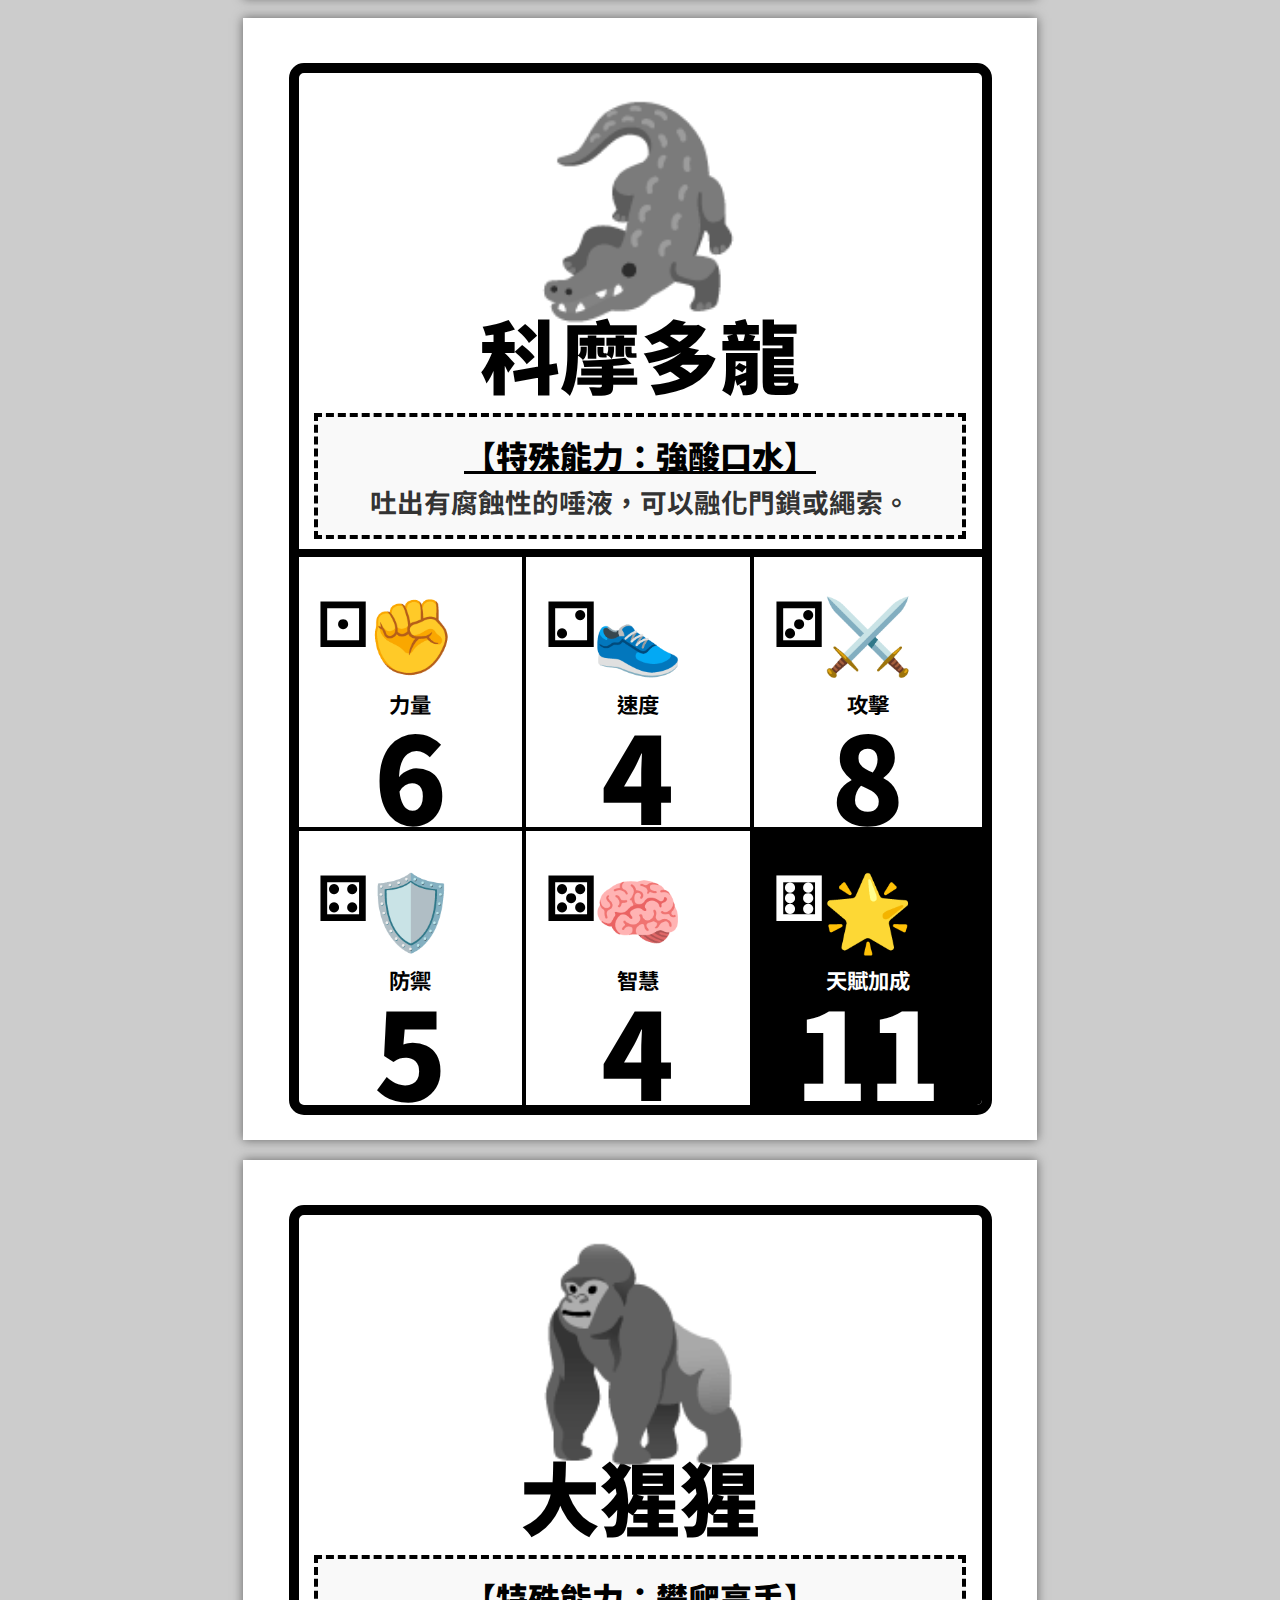
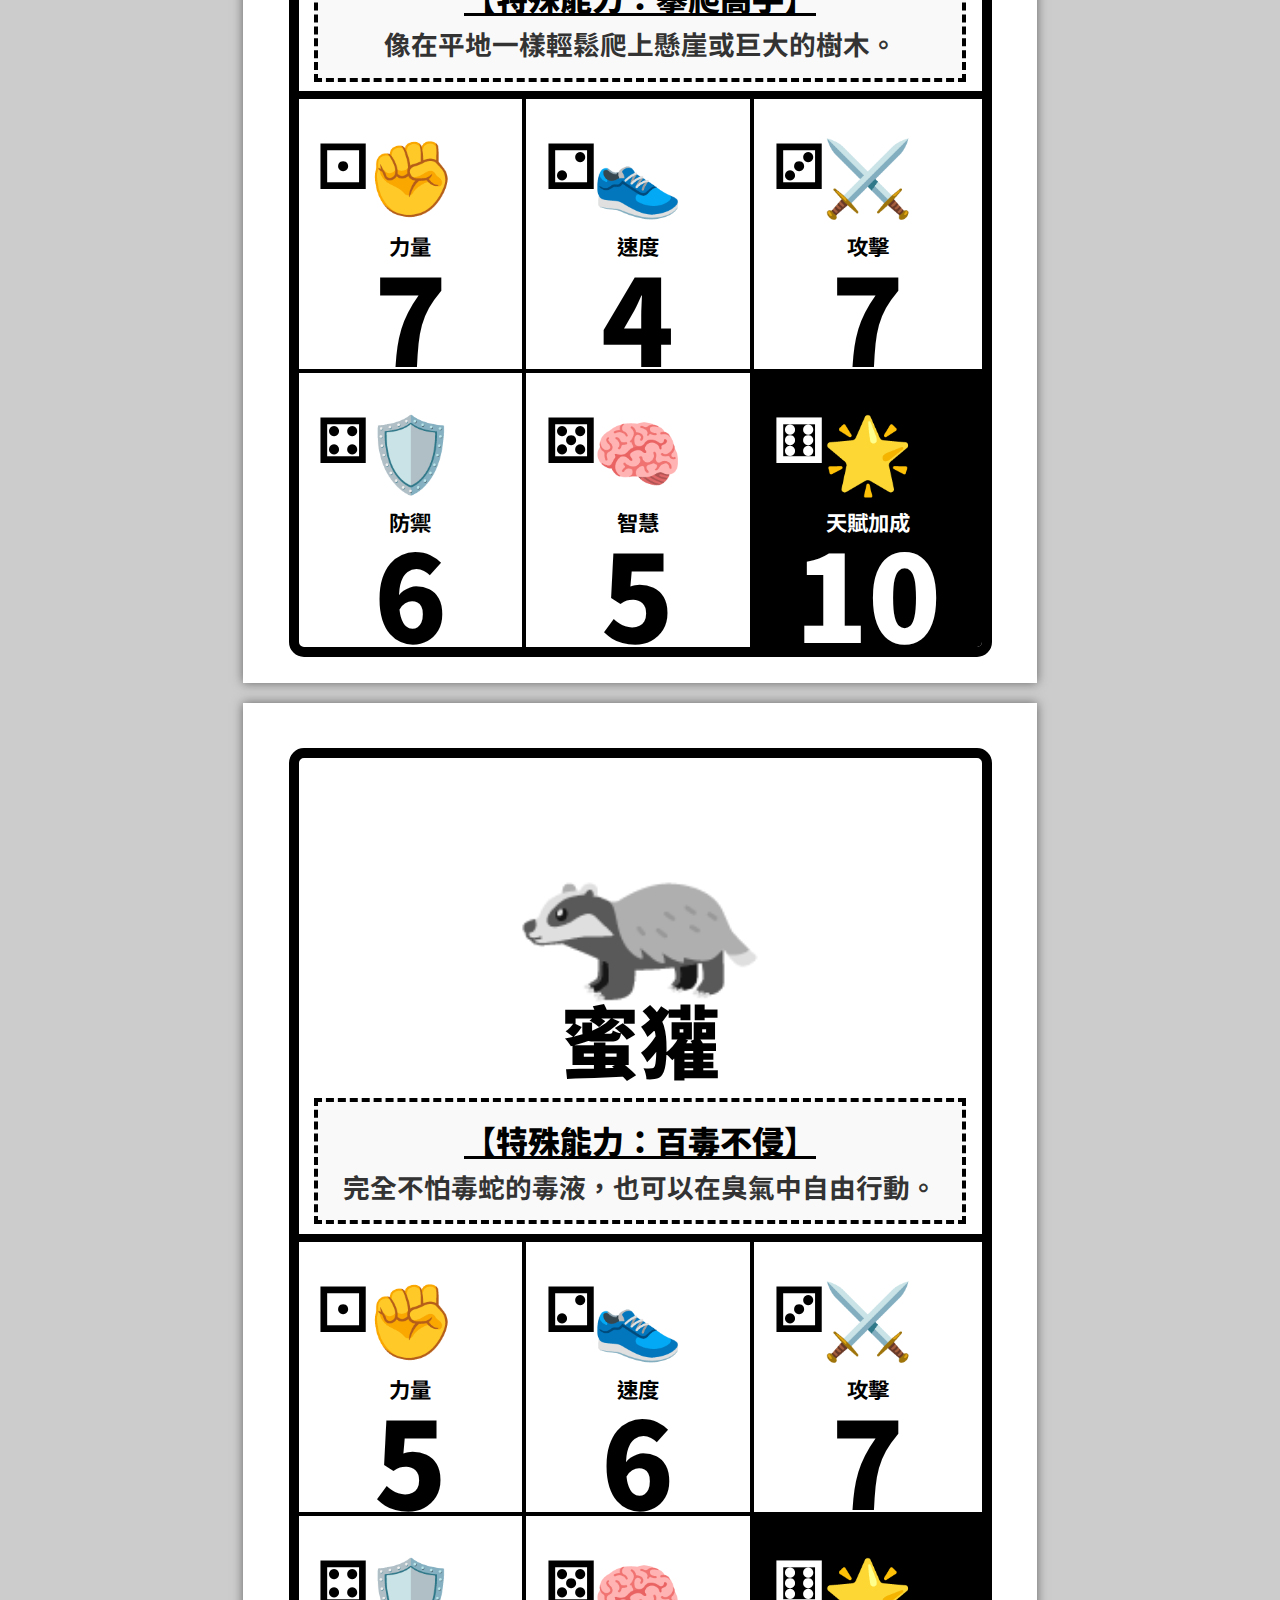
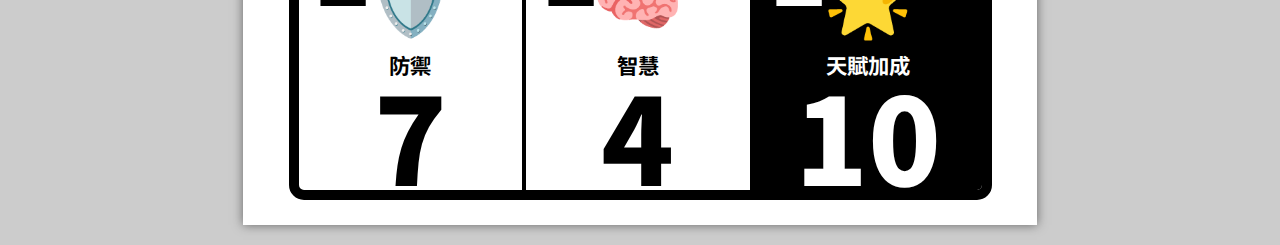
<file: card/animal-cards-A4-bw.html>
<!DOCTYPE html>
<html lang="zh-TW">
<head>
    <meta charset="UTF-8">
    <title>動物守護者 - A4 黑白列印版 v2</title>
    <style>
        @import url('https://fonts.googleapis.com/css2?family=Noto+Sans+TC:wght@400;700;900&display=swap');

        @page {
            size: A4 portrait;
            margin: 0;
        }

        body {
            margin: 0;
            padding: 0;
            background-color: #cccccc;
            font-family: 'Noto Sans TC', "Microsoft JhengHei", sans-serif;
            -webkit-print-color-adjust: exact;
            print-color-adjust: exact;
        }

        .page {
            width: 210mm;
            height: 297mm;
            background-color: white;
            margin: 20px auto;
            padding: 12mm;
            box-sizing: border-box;
            page-break-after: always;
            position: relative;
        }

        @media screen {
            .page { box-shadow: 0 0 10px rgba(0,0,0,0.5); }
        }

        .card-border {
            border: 10px solid #000;
            height: 100%;
            display: flex;
            flex-direction: column;
            border-radius: 15px;
            overflow: hidden;
        }

        /* --- 頂部區塊加高，容納描述 --- */
        .header {
            height: 45%;
            border-bottom: 8px solid #000;
            display: flex;
            flex-direction: column;
            align-items: center;
            justify-content: flex-start;
            padding-top: 20px;
            text-align: center;
        }

        .main-image {
            font-size: 150pt;
            line-height: 1;
            margin-bottom: 10px;
            filter: grayscale(100%);
        }

        .animal-name {
            font-size: 60pt;
            font-weight: 900;
            margin: 10px 0;
            line-height: 1;
        }

        .special-skill-box {
            width: 90%;
            border: 4px dashed #000;
            padding: 15px;
            margin-top: 10px;
            background-color: #f9f9f9;
        }

        .skill-title {
            font-size: 24pt;
            font-weight: 900;
            display: block;
            margin-bottom: 5px;
            text-decoration: underline;
        }

        .skill-text {
            font-size: 20pt;
            font-weight: bold;
            line-height: 1.4;
            color: #333;
        }

        /* --- 屬性區塊 --- */
        .stats-grid {
            flex-grow: 1;
            display: grid;
            grid-template-columns: 1fr 1fr 1fr;
            grid-template-rows: 1fr 1fr;
        }

        .stat-cell {
            border-right: 4px solid #000;
            border-bottom: 4px solid #000;
            position: relative;
            display: flex;
            flex-direction: column;
            align-items: center;
            justify-content: center;
            padding-top: 20px;
        }

        .stat-cell:nth-child(3n) { border-right: none; }
        .stat-cell:nth-child(n+4) { border-bottom: none; }

        .dice-mark {
            position: absolute;
            top: 5mm;
            left: 5mm;
            font-size: 45pt;
            font-weight: bold;
        }

        .icon-mark {
            font-size: 55pt;
            margin-bottom: 5px;
        }

        .stat-label {
            font-size: 16pt;
            font-weight: bold;
        }

        .stat-value {
            font-size: 90pt;
            font-weight: 900;
            line-height: 0.9;
        }

        /* 技能格 (第6格) 樣式 */
        .stat-cell.special {
            background-color: #000;
            color: #fff;
        }
        
        .stat-cell.special .stat-value {
            color: #fff;
        }

    </style>
</head>
<body>

<script>
    const animals = [
        { 
            name: "非洲獅", emoji: "🦁", stats: [7, 5, 7, 5, 4], 
            skillName: "大吼", 
            skillDesc: "嚇跑體型比你小的動物，或讓敵人嚇到不敢亂動。", 
            skillVal: 10 
        },
        { 
            name: "非洲象", emoji: "🐘", stats: [8, 2, 6, 7, 5], 
            skillName: "鼻子噴水", 
            skillDesc: "可以澆熄森林大火，或是洗掉擋路的泥濘。", 
            skillVal: 10 
        },
        { 
            name: "貓頭鷹", emoji: "🦉", stats: [2, 4, 4, 3, 9], 
            skillName: "黑夜視線", 
            skillDesc: "在完全黑暗的山洞或夜晚也能看得很清楚。", 
            skillVal: 12 
        },
        { 
            name: "獵豹", emoji: "🐆", stats: [4, 9, 6, 3, 4], 
            skillName: "極限衝刺", 
            skillDesc: "瞬間爆發速度，用來躲避陷阱或是追上逃跑的敵人。", 
            skillVal: 11 
        },
        { 
            name: "穿山甲", emoji: "🦎", stats: [3, 4, 3, 9, 5], 
            skillName: "捲成球滾動", 
            skillDesc: "保護自己不被攻擊，並像輪胎一樣快速滾動過橋。", 
            skillVal: 12 
        },
        { 
            name: "海豚", emoji: "🐬", stats: [3, 7, 5, 3, 8], 
            skillName: "超音波定位", 
            skillDesc: "在深水或濃霧中發現看不見的隱藏小路。", 
            skillVal: 11 
        },
        { 
            name: "遊隼", emoji: "🦅", stats: [2, 8, 6, 2, 6], 
            skillName: "千里眼", 
            skillDesc: "從非常遠的高空看到重要的關鍵物品或危險。", 
            skillVal: 12 
        },
        { 
            name: "科摩多龍", emoji: "🐊", stats: [6, 4, 8, 5, 4], 
            skillName: "強酸口水", 
            skillDesc: "吐出有腐蝕性的唾液，可以融化門鎖或繩索。", 
            skillVal: 11 
        },
        { 
            name: "大猩猩", emoji: "🦍", stats: [7, 4, 7, 6, 5], 
            skillName: "攀爬高手", 
            skillDesc: "像在平地一樣輕鬆爬上懸崖或巨大的樹木。", 
            skillVal: 10 
        },
        { 
            name: "蜜獾", emoji: "🦡", stats: [5, 6, 7, 7, 4], 
            skillName: "百毒不侵", 
            skillDesc: "完全不怕毒蛇的毒液，也可以在臭氣中自由行動。", 
            skillVal: 10 
        }
    ];

    const icons = [
        { dice: "⚀", type: "✊", label: "力量" },
        { dice: "⚁", type: "👟", label: "速度" },
        { dice: "⚂", type: "⚔️", label: "攻擊" },
        { dice: "⚃", type: "🛡️", label: "防禦" },
        { dice: "⚄", type: "🧠", label: "智慧" }
    ];

    animals.forEach(animal => {
        document.write(`
        <div class="page">
            <div class="card-border">
                <div class="header">
                    <div class="main-image">${animal.emoji}</div>
                    <div class="animal-name">${animal.name}</div>
                    <div class="special-skill-box">
                        <span class="skill-title">【特殊能力：${animal.skillName}】</span>
                        <span class="skill-text">${animal.skillDesc}</span>
                    </div>
                </div>
                <div class="stats-grid">
                    ${animal.stats.map((val, idx) => `
                        <div class="stat-cell">
                            <div class="dice-mark">${icons[idx].dice}</div>
                            <div class="icon-mark">${icons[idx].type}</div>
                            <div class="stat-label">${icons[idx].label}</div>
                            <div class="stat-value">${val}</div>
                        </div>
                    `).join('')}
                    
                    <div class="stat-cell special">
                        <div class="dice-mark">⚅</div>
                        <div class="icon-mark">🌟</div>
                        <div class="stat-label">天賦加成</div>
                        <div class="stat-value">${animal.skillVal}</div>
                    </div>
                </div>
            </div>
        </div>
        `);
    });
</script>

</body>
</html>
</file>
<file: game/digital/css/style.css>
* { margin: 0; padding: 0; box-sizing: border-box; }

body {
    font-family: 'Noto Sans TC', 'Microsoft JhengHei', sans-serif;
    background: #1a1a2e;
    color: #eee;
    min-height: 100vh;
    overflow: hidden;
}

.screen {
    display: none;
    position: absolute;
    inset: 0;
    padding: 20px;
    opacity: 0;
    transition: opacity 0.3s ease;
}

.screen.active {
    display: flex;
    flex-direction: column;
    align-items: center;
    justify-content: center;
    opacity: 1;
}

.hidden { display: none !important; }

/* ===== 動畫 ===== */

/* 骰子 */
.dice {
    width: 80px; height: 80px;
    background: #fff; color: #1a1a2e;
    border-radius: 12px;
    font-size: 48px; font-weight: 900;
    display: flex; align-items: center; justify-content: center;
    transition: transform 0.1s;
}

.dice.rolling {
    animation: dice-shake 0.1s infinite;
}

@keyframes dice-shake {
    0%, 100% { transform: rotate(0deg) scale(1); }
    25% { transform: rotate(-15deg) scale(1.1); }
    75% { transform: rotate(15deg) scale(1.1); }
}

/* 天賦觸發閃光 */
.dice.trigger {
    animation: trigger-flash 0.5s ease;
    box-shadow: 0 0 20px gold;
}

@keyframes trigger-flash {
    0% { background: gold; transform: scale(1.3); }
    100% { background: #fff; transform: scale(1); }
}

/* 卡片翻牌 */
.card-flip {
    animation: flip-in 0.6s ease;
}

@keyframes flip-in {
    0% { transform: rotateY(90deg); opacity: 0; }
    100% { transform: rotateY(0deg); opacity: 1; }
}

/* 勝者發光 */
.card.winner {
    box-shadow: 0 0 30px 10px gold;
    transition: box-shadow 0.5s;
}

/* 敗者灰掉 */
.card.loser {
    filter: grayscale(1) brightness(0.5);
    transition: filter 0.5s;
}

/* 分數跳動 */
.score-pop {
    animation: score-bump 0.3s ease;
}

@keyframes score-bump {
    0% { transform: scale(0.5); opacity: 0; }
    70% { transform: scale(1.2); }
    100% { transform: scale(1); opacity: 1; }
}

/* 畫面 fade */
.screen.fade-in {
    animation: fade-in 0.3s ease forwards;
}

.screen.fade-out {
    animation: fade-out 0.3s ease forwards;
}

@keyframes fade-in { from { opacity: 0; } to { opacity: 1; } }
@keyframes fade-out { from { opacity: 1; } to { opacity: 0; } }

/* ===== 主選單 ===== */
.game-title {
    font-size: 64px;
    font-weight: 900;
    margin-bottom: 40px;
    text-shadow: 0 0 20px rgba(255, 215, 0, 0.5);
}

.menu-buttons {
    display: flex;
    flex-direction: column;
    gap: 16px;
}

.menu-buttons button,
#ai-difficulty button {
    padding: 16px 48px;
    font-size: 24px;
    font-weight: 700;
    border: 2px solid #555;
    border-radius: 12px;
    background: #2a2a4a;
    color: #eee;
    cursor: pointer;
    transition: all 0.2s;
}

.menu-buttons button:hover,
#ai-difficulty button:hover {
    background: #3a3a6a;
    border-color: gold;
    transform: scale(1.05);
}

#ai-difficulty {
    text-align: center;
}

#ai-difficulty h2 {
    margin-bottom: 20px;
    font-size: 28px;
}

#ai-difficulty button {
    margin: 0 8px;
}

/* ===== 賽制設定 ===== */
#screen-setup {
    gap: 30px;
}

#screen-setup h2 {
    font-size: 36px;
    font-weight: 900;
}

.setup-section {
    text-align: center;
}

.setup-section h3 {
    font-size: 22px;
    margin-bottom: 12px;
    color: #aaa;
}

.btn-group {
    display: flex;
    gap: 12px;
}

.btn-group button {
    padding: 12px 24px;
    font-size: 20px;
    font-weight: 700;
    border: 2px solid #555;
    border-radius: 10px;
    background: #2a2a4a;
    color: #eee;
    cursor: pointer;
    transition: all 0.2s;
}

.btn-group button:hover {
    border-color: #888;
}

.btn-group button.selected {
    background: #4a3a8a;
    border-color: gold;
    color: gold;
}

#btn-start {
    padding: 16px 64px;
    font-size: 28px;
    font-weight: 900;
    border: 3px solid gold;
    border-radius: 12px;
    background: #4a3a8a;
    color: gold;
    cursor: pointer;
    transition: all 0.2s;
    margin-top: 20px;
}

#btn-start:hover {
    background: #5a4a9a;
    transform: scale(1.05);
}

/* ===== 選角畫面 ===== */
#screen-draft {
    display: none;
    flex-direction: column;
    padding: 16px;
    overflow: hidden;
}

#screen-draft.active {
    display: flex;
}

.draft-header {
    text-align: center;
    margin-bottom: 12px;
    flex-shrink: 0;
}

.draft-header h2 {
    font-size: 28px;
    margin-bottom: 8px;
}

.draft-status {
    font-size: 18px;
    margin-bottom: 8px;
}

.turn-indicator {
    font-weight: 900;
    padding: 4px 16px;
    border-radius: 8px;
}

.turn-indicator.a { background: #2a4a8a; color: #8af; }
.turn-indicator.b { background: #8a2a2a; color: #f88; }
.turn-indicator.done { background: #2a8a2a; color: #8f8; }

.pick-count { color: #888; margin-left: 8px; }

.draft-controls {
    display: flex;
    align-items: center;
    justify-content: center;
    gap: 12px;
    margin-top: 8px;
}

.draft-search {
    padding: 8px 16px;
    font-size: 16px;
    border: 2px solid #555;
    border-radius: 8px;
    background: #2a2a4a;
    color: #eee;
    width: 200px;
}

.sort-buttons { display: flex; gap: 4px; }

.sort-btn {
    padding: 6px 12px;
    font-size: 14px;
    border: 1px solid #555;
    border-radius: 6px;
    background: #2a2a4a;
    color: #aaa;
    cursor: pointer;
}

.sort-btn.selected {
    border-color: gold;
    color: gold;
}

/* 動物池 */
.draft-pool {
    display: flex;
    flex-wrap: wrap;
    gap: 8px;
    justify-content: center;
    overflow-y: auto;
    flex: 1;
    padding: 8px;
    min-height: 0;
}

/* 迷你卡片 */
.mini-card {
    width: 100px;
    height: 130px;
    border: 2px solid #444;
    border-radius: 8px;
    cursor: pointer;
    display: flex;
    flex-direction: column;
    align-items: center;
    padding: 4px;
    transition: transform 0.2s, border-color 0.2s;
    background: #2a2a4a;
}

.mini-card:hover {
    transform: scale(1.05);
    border-color: gold;
}

.mini-card img {
    width: 70px;
    height: 70px;
    object-fit: contain;
}

.mini-card .name { font-size: 11px; font-weight: bold; }
.mini-card .total { font-size: 10px; color: #aaa; }

.mini-card.picked-card {
    width: 80px;
    height: 100px;
    cursor: default;
    border-color: #666;
}

.mini-card.picked-card img {
    width: 50px;
    height: 50px;
}

/* 隊伍區 */
.draft-teams {
    display: flex;
    gap: 20px;
    justify-content: center;
    flex-shrink: 0;
    padding-top: 12px;
    border-top: 2px solid #333;
}

.draft-team {
    text-align: center;
}

.draft-team h3 {
    font-size: 16px;
    margin-bottom: 8px;
}

.team-a h3 { color: #8af; }
.team-b h3 { color: #f88; }

.team-cards {
    display: flex;
    flex-wrap: wrap;
    gap: 6px;
    justify-content: center;
    max-width: 400px;
}

.draft-confirm-btn {
    padding: 16px 48px;
    font-size: 24px;
    font-weight: 900;
    border: 3px solid gold;
    border-radius: 12px;
    background: #4a3a8a;
    color: gold;
    cursor: pointer;
    margin-top: 12px;
    flex-shrink: 0;
    transition: all 0.2s;
}

.draft-confirm-btn:hover {
    background: #5a4a9a;
    transform: scale(1.05);
}
</file>
